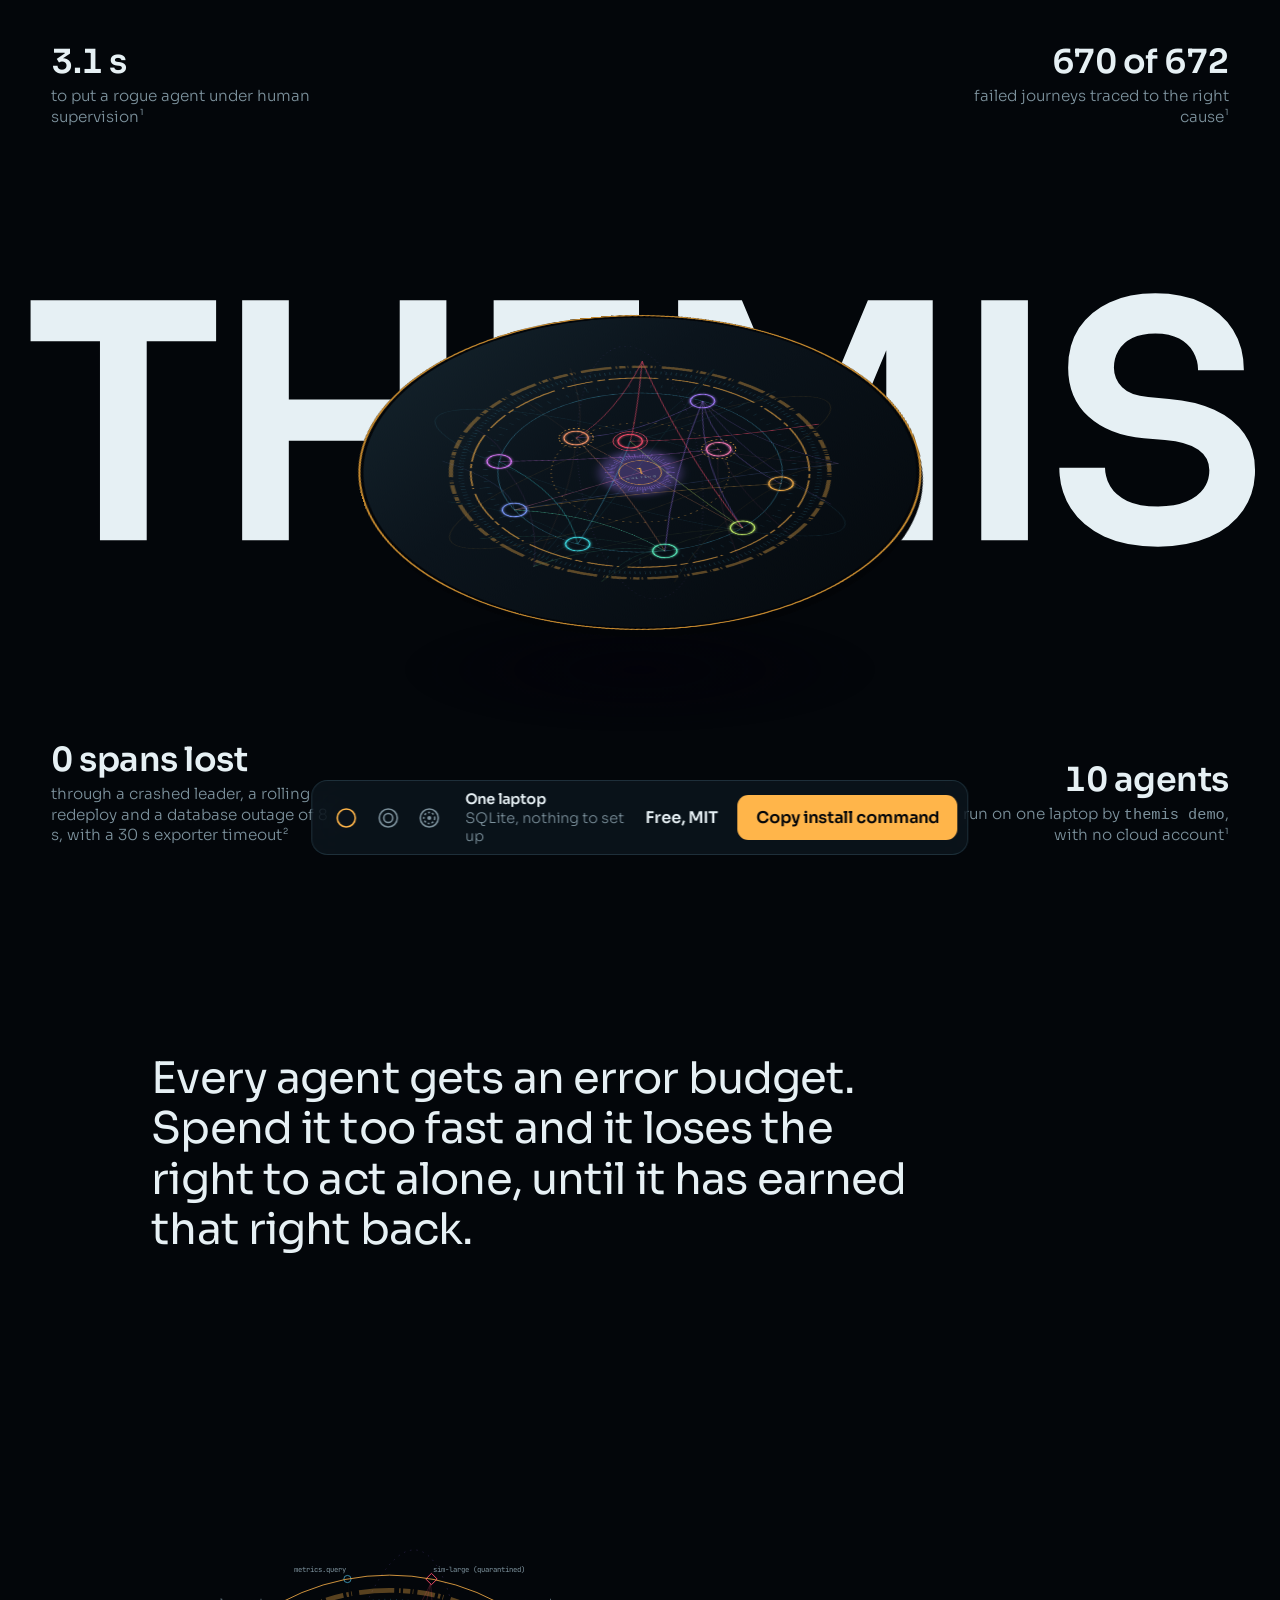
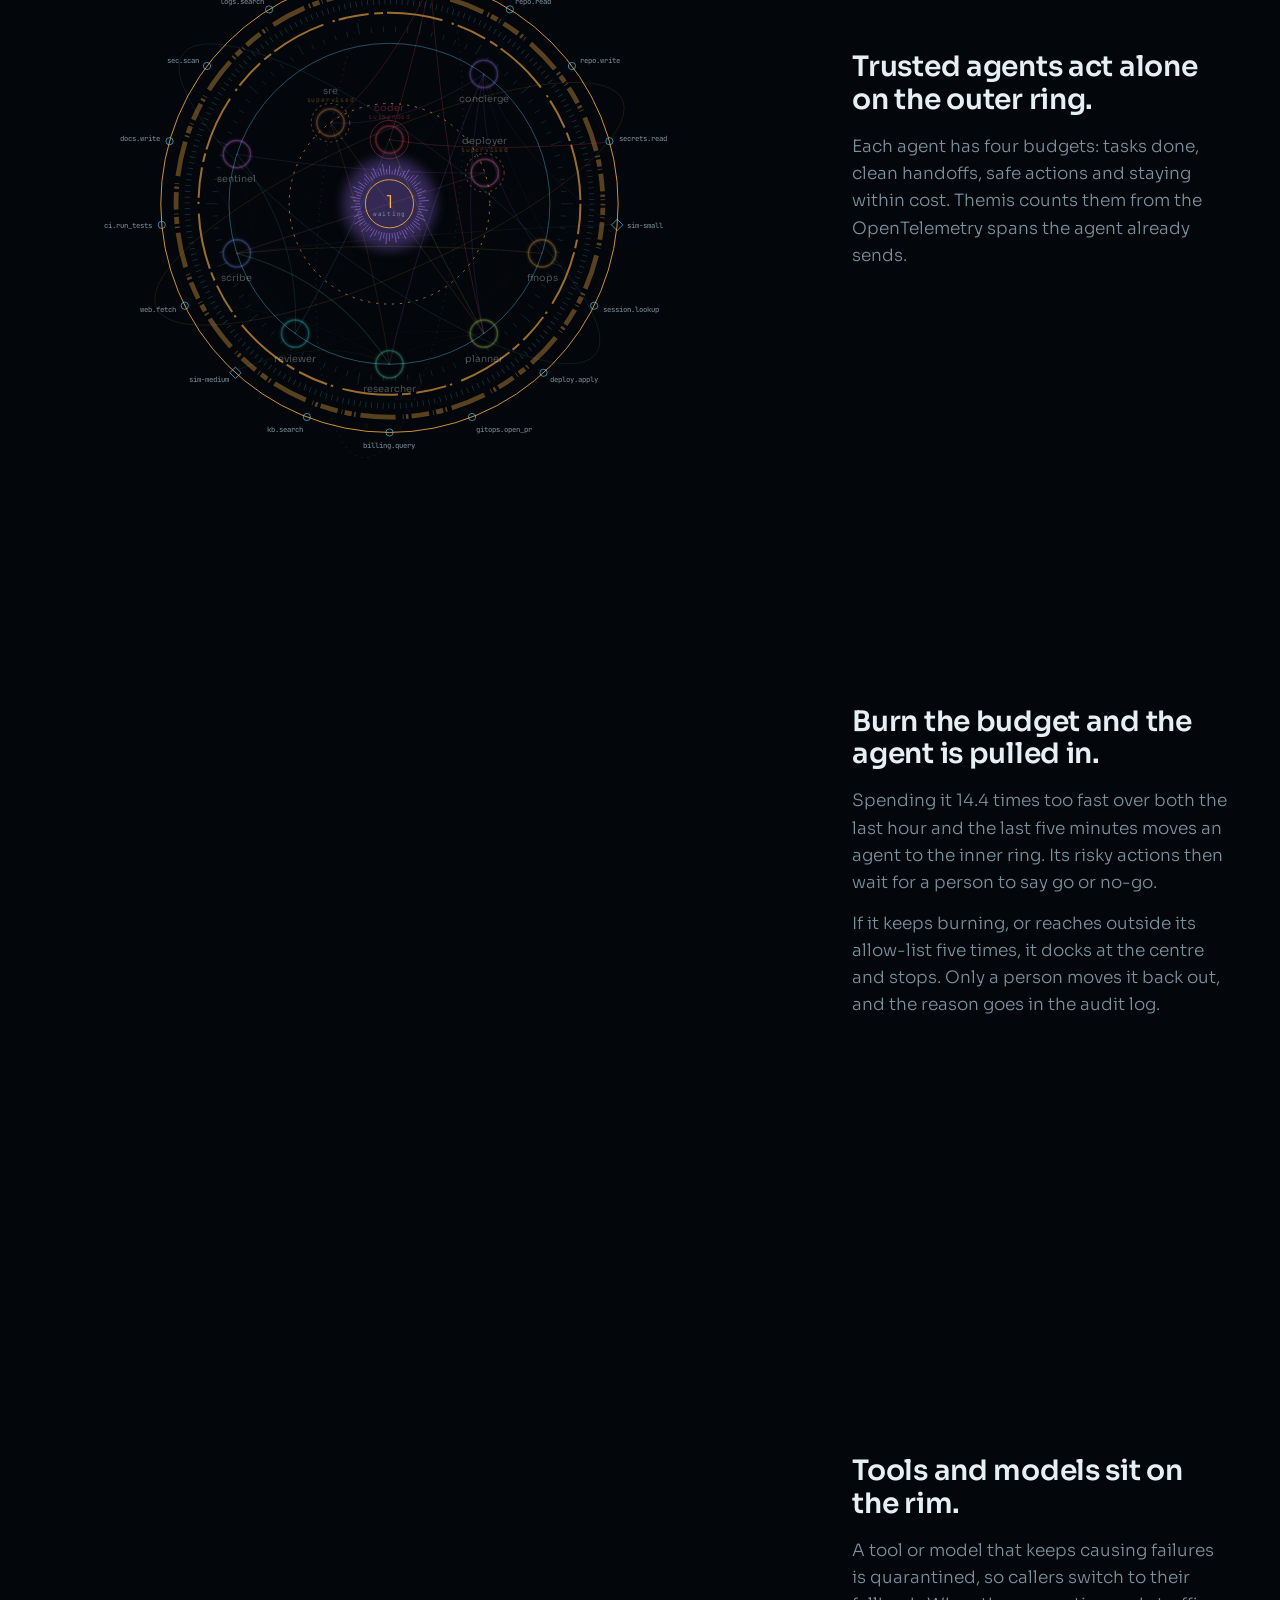
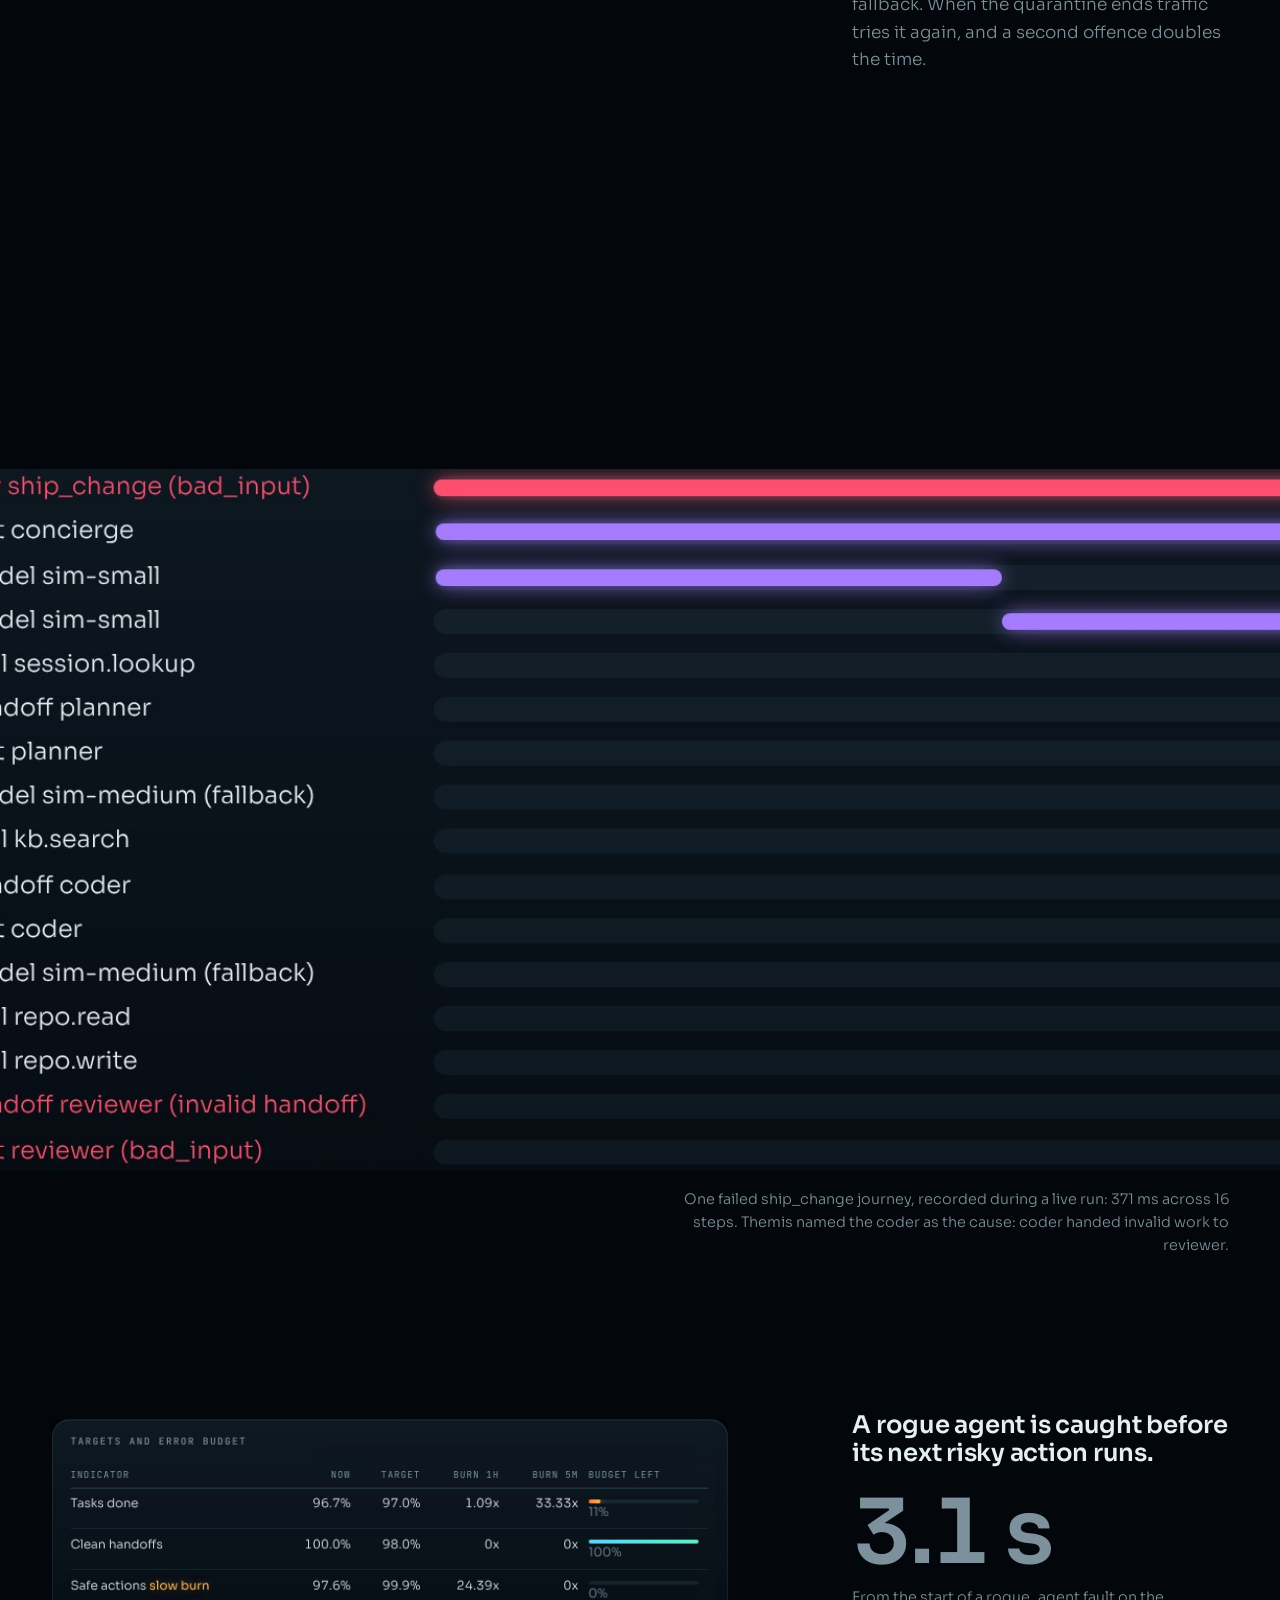
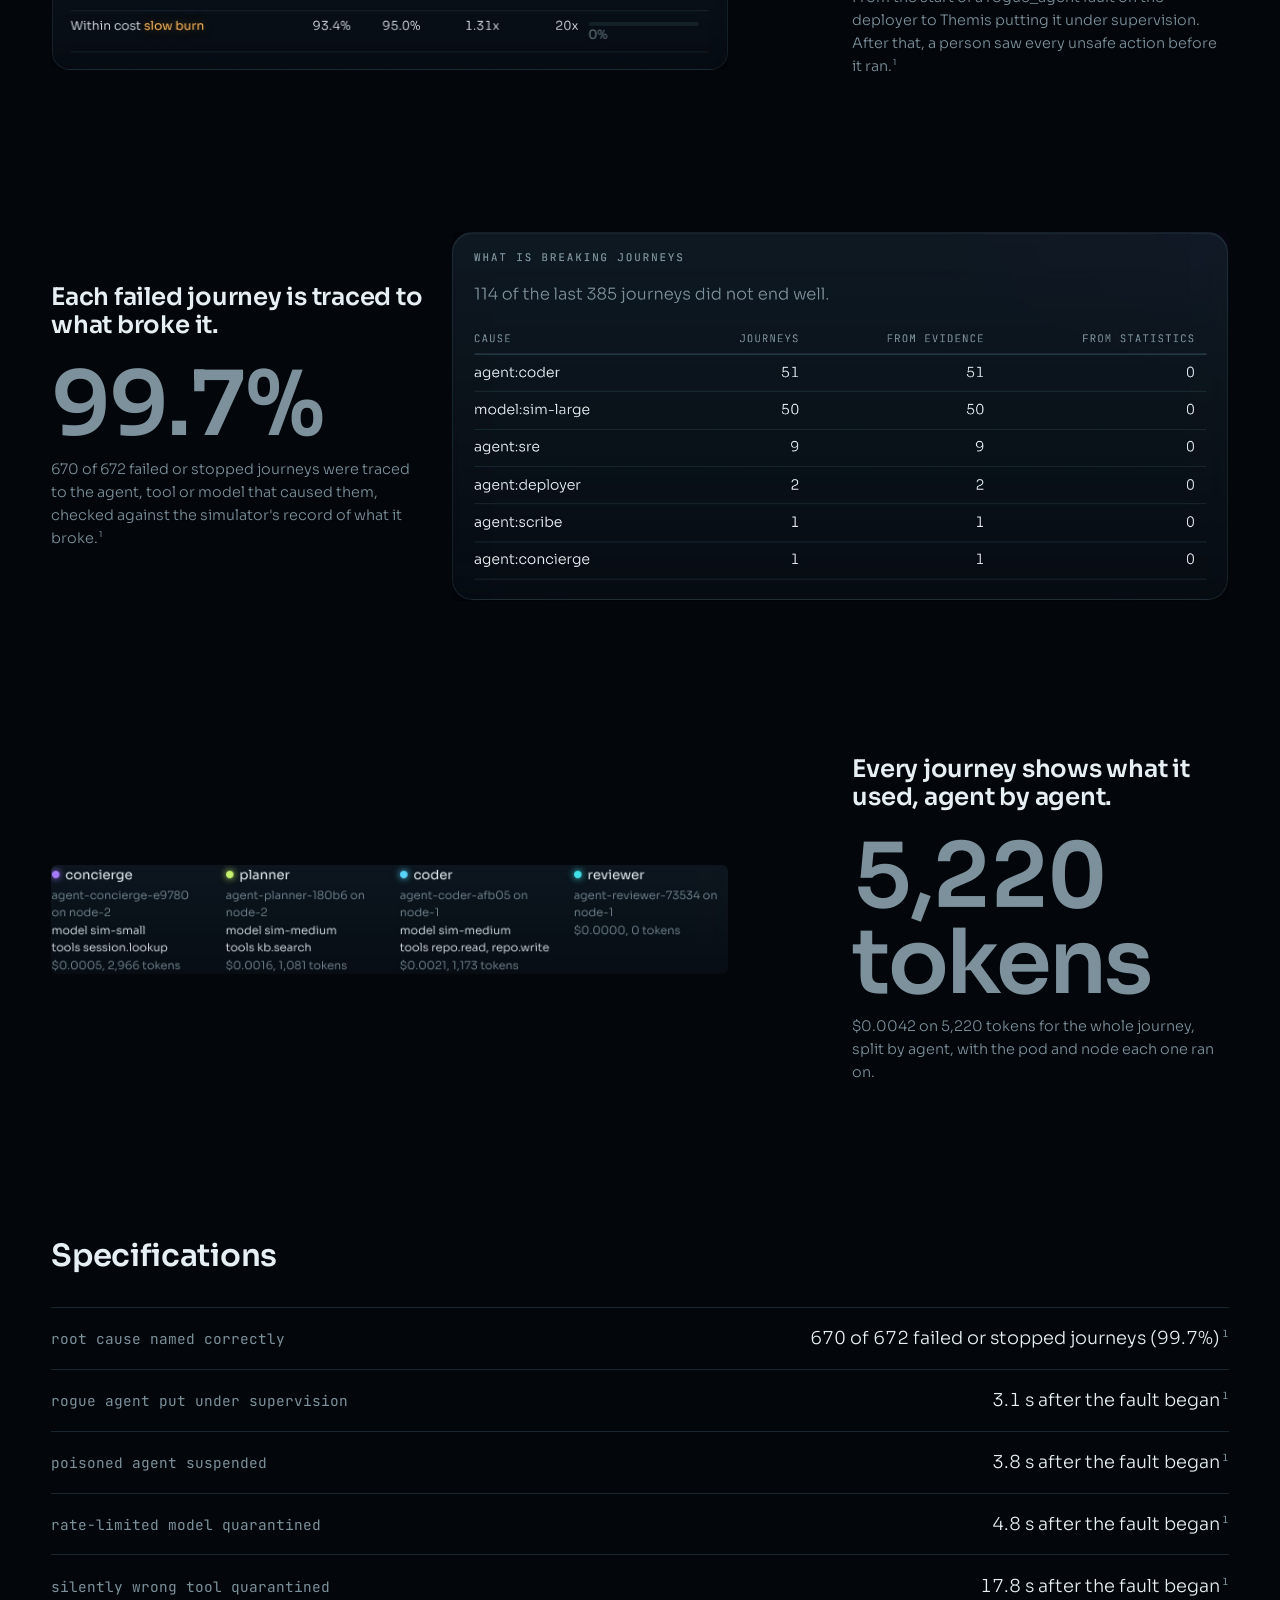
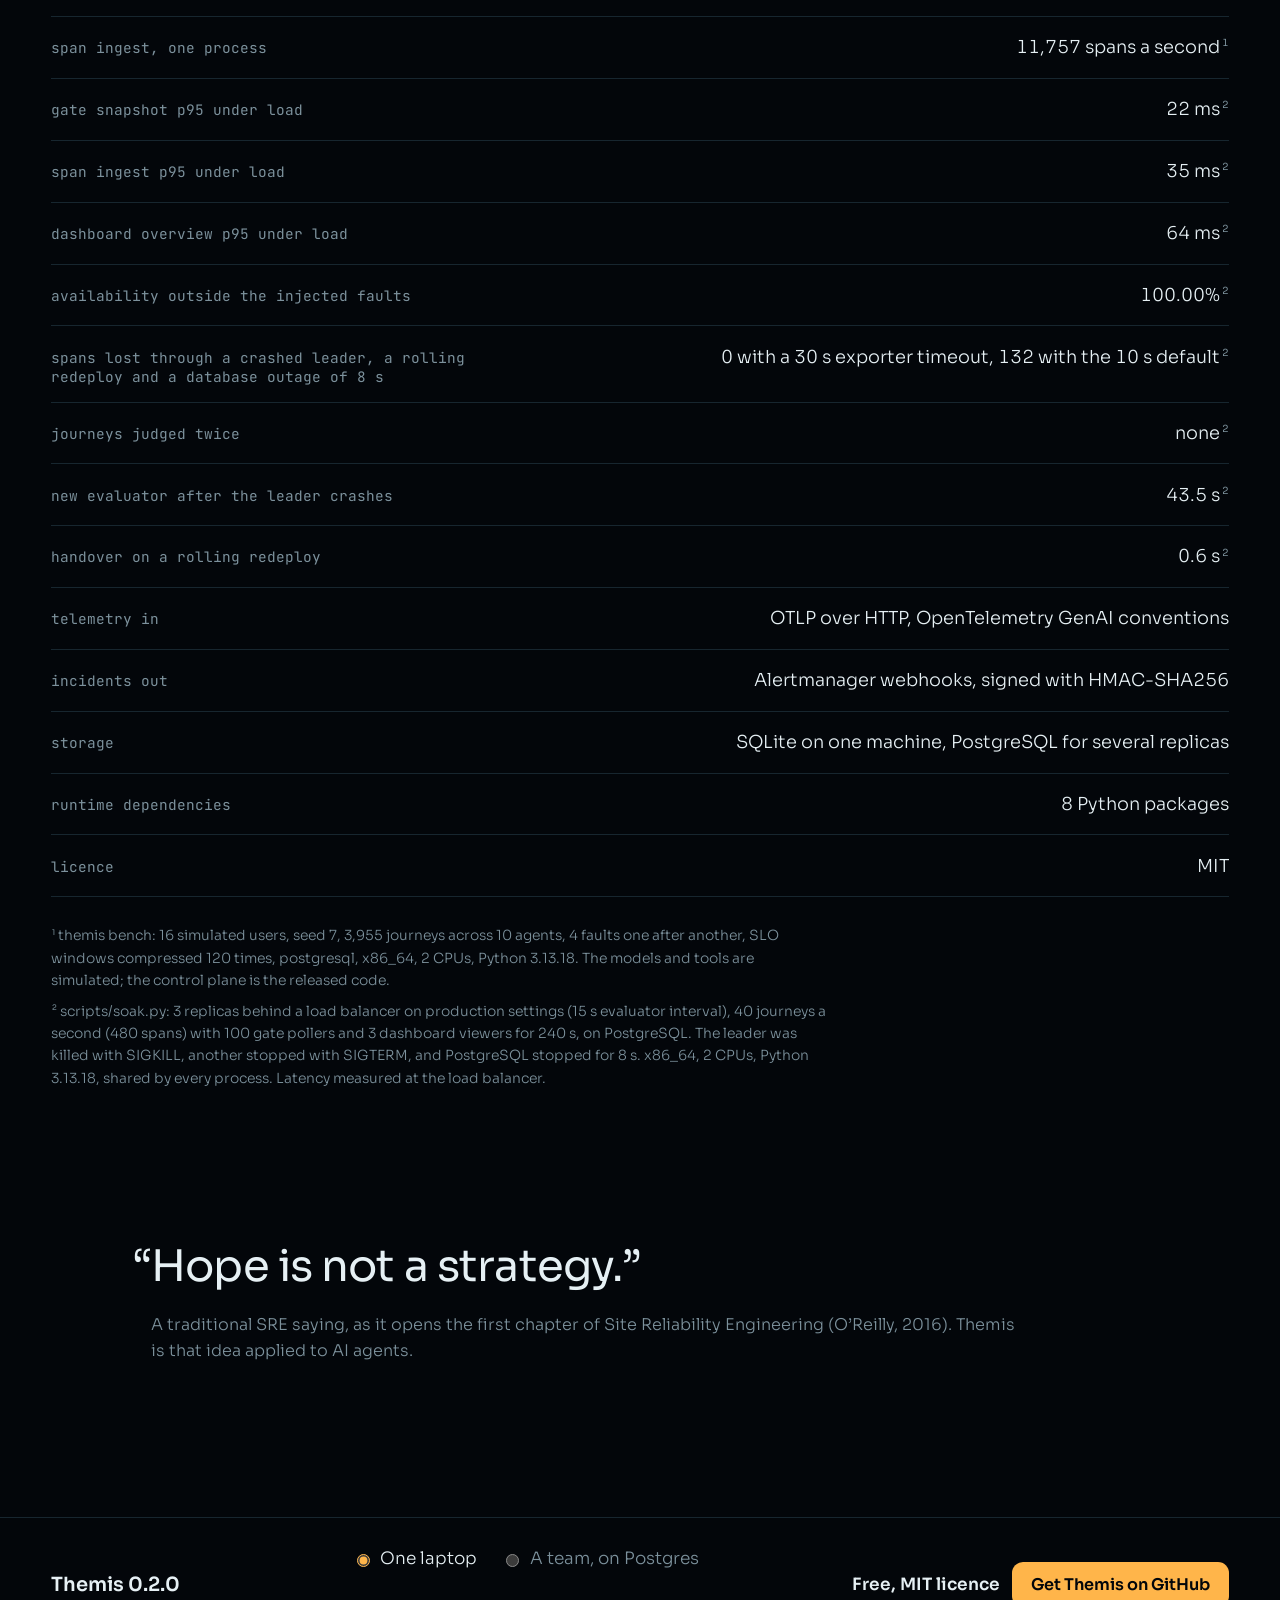
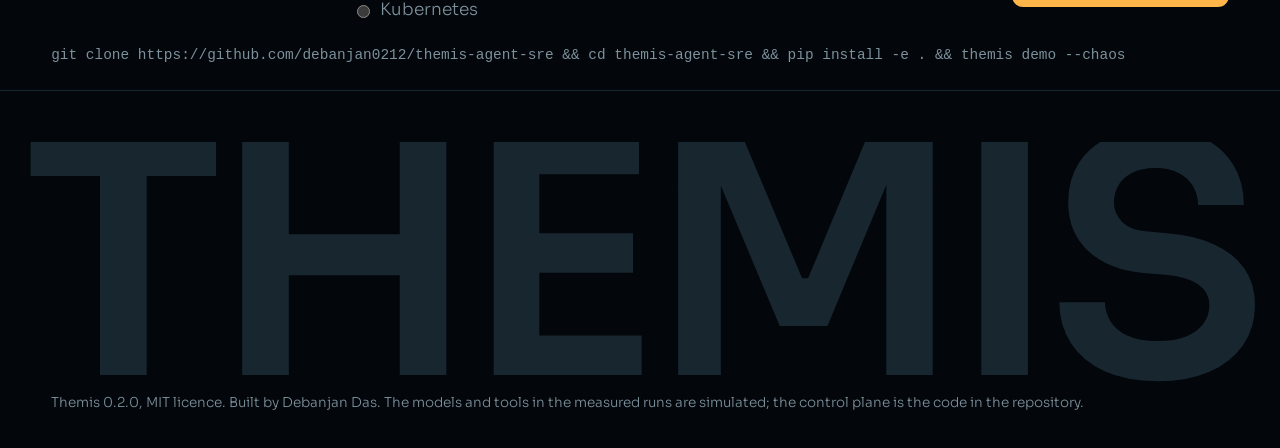
<file: site/index.html>
<!doctype html>
<html lang="en">
  <head>
    <meta charset="utf-8" />
    <meta name="viewport" content="width=device-width, initial-scale=1" />
    <meta name="color-scheme" content="dark" />
    <meta name="theme-color" content="#03060a" />
    <title>Themis: SRE for agent fleets</title>
    <meta name="description" content="Every agent gets an error budget. Spend it too fast and it loses the right to act alone. Open source, MIT, runs on one laptop." />
    <link rel="icon" href="assets/favicon.svg" type="image/svg+xml" />
    <style>
      /* Built from site/page.html by site/build.py. Every number on this page comes from docs/results.json and
         docs/reliability.json, which themis bench and scripts/soak.py write. */
      @font-face { font-family: "Sora"; font-weight: 200; font-display: swap; src: url("assets/fonts/sora-latin-200-normal.woff2") format("woff2"); }
      @font-face { font-family: "Sora"; font-weight: 300; font-display: swap; src: url("assets/fonts/sora-latin-300-normal.woff2") format("woff2"); }
      @font-face { font-family: "Sora"; font-weight: 400; font-display: swap; src: url("assets/fonts/sora-latin-400-normal.woff2") format("woff2"); }
      @font-face { font-family: "Sora"; font-weight: 600; font-display: swap; src: url("assets/fonts/sora-latin-600-normal.woff2") format("woff2"); }
      @font-face { font-family: "JetBrains Mono"; font-weight: 400; font-display: swap; src: url("assets/fonts/jetbrains-mono-latin-400-normal.woff2") format("woff2"); }

      :root {
        --night: #03060a; /* one background, top to bottom */
        --plate: #0b141c; /* the orrery's plate */
        --rim: #17262f; /* hairlines */
        --brass: #ffb54a; /* the instrument, focus, the one solid button */
        --ink: #e6f0f4; /* text */
        --mute: #7c919c; /* the only other text colour */
        --sans: "Sora", system-ui, sans-serif;
        --mono: "JetBrains Mono", ui-monospace, monospace;
        --gap: clamp(96px, 12vw, 176px); /* between sections */
        --edge: 4vw; /* page margin */
      }
      * { box-sizing: border-box; }
      html { background: var(--night); color: var(--ink); font: 300 17px/1.6 var(--sans); -webkit-font-smoothing: antialiased; }
      body { margin: 0; overflow-x: hidden; }
      a { color: inherit; }
      img { display: block; max-width: 100%; }
      h2, h3 { font-weight: 600; margin: 0; line-height: 1.15; letter-spacing: -0.01em; }
      p { margin: 0; }
      sup { font-size: 0.55em; color: var(--mute); margin-left: 0.15em; font-weight: 400; }
      :focus-visible { outline: 2px solid var(--brass); outline-offset: 3px; border-radius: 3px; }
      .sr { position: absolute; width: 1px; height: 1px; overflow: hidden; clip: rect(0 0 0 0); white-space: nowrap; }
      .grid { display: grid; grid-template-columns: repeat(12, minmax(0, 1fr)); column-gap: 24px; padding: 0 var(--edge); }

      /* ---------------------------------------------------------------- hero */
      .hero { position: relative; min-height: max(100svh, 760px); overflow: hidden; }
      .wordmark {
        font: 600 25.7vw/0.8 var(--sans); letter-spacing: -0.035em; margin: 0; white-space: nowrap; text-align: center;
        position: absolute; left: 0; right: 0; top: 50%; transform: translateY(-58%); z-index: 1; color: var(--ink);
      }
      /* the product, in front of its name */
      .object { position: absolute; left: 50%; top: 50%; width: min(44vw, 64svh); aspect-ratio: 1; margin: 0; z-index: 2; translate: -50% -46%; perspective: 1500px; }
      .float { position: absolute; inset: 0; animation: float 7s ease-in-out infinite alternate; }
      .plate {
        position: absolute; inset: 0; border-radius: 50%; overflow: hidden; transform: rotateX(56deg) rotateZ(-10deg);
        /* one key light, from the top left, 45 degrees overhead */
        background: linear-gradient(135deg, #16262f 0%, var(--plate) 38%, #04080c 100%);
        box-shadow: inset 0 0 0 2px #c78a2e, inset 0 0 0 5px #03060a, 0 14px 0 -1px #020407;
      }
      .plate svg { position: absolute; inset: 3%; width: 94%; height: 94%; }
      .sweep { position: absolute; inset: -20%; background: linear-gradient(105deg, transparent 42%, rgba(255, 238, 205, 0.16) 50%, transparent 58%); translate: -70% 0; animation: sweep 2.6s cubic-bezier(0.45, 0, 0.2, 1) 0.8s 1 forwards; }
      .shadow { position: absolute; left: 8%; right: 8%; top: 74%; height: 22%; border-radius: 50%; background: radial-gradient(closest-side, rgba(3, 2, 10, 0.72), rgba(3, 2, 10, 0)); z-index: -1; animation: shadow 7s ease-in-out infinite alternate; }
      @keyframes float { from { translate: 0 0; } to { translate: 0 -10px; } }
      @keyframes shadow { from { scale: 1; opacity: 1; } to { scale: 0.94; opacity: 0.8; } }
      @keyframes sweep { to { translate: 70% 0; } }
      .corner { position: absolute; z-index: 3; max-width: 17rem; margin: 0; }
      .corner dd { margin: 0; font-weight: 600; font-size: clamp(1.6rem, 2.6vw, 2.4rem); line-height: 1.05; letter-spacing: -0.015em; font-variant-numeric: tabular-nums; }
      .corner dt { color: var(--mute); font-size: 0.9rem; line-height: 1.35; margin-top: 0.35rem; }
      .corner { display: flex; flex-direction: column-reverse; }
      .tl { top: 5svh; left: var(--edge); }
      .tr { top: 5svh; right: var(--edge); text-align: right; }
      .bl { bottom: 6svh; left: var(--edge); }
      .br { bottom: 6svh; right: var(--edge); text-align: right; }
      /* every control lives in one small dock */
      .dock {
        position: absolute; z-index: 4; left: 50%; bottom: 5svh; translate: -50% 0; display: flex; align-items: center; gap: 1.1rem;
        padding: 0.55rem 0.6rem 0.55rem 1rem; border-radius: 16px; border: 1px solid rgba(130, 205, 230, 0.16);
        background: rgba(16, 27, 36, 0.6); backdrop-filter: blur(18px) saturate(140%); -webkit-backdrop-filter: blur(18px) saturate(140%);
      }
      .swatches { display: flex; gap: 0.45rem; border: 0; margin: 0; padding: 0; }
      .swatches label { cursor: pointer; display: grid; place-items: center; width: 34px; height: 34px; border-radius: 50%; }
      .swatches input { position: absolute; opacity: 0; pointer-events: none; }
      .swatches input:checked + svg { color: var(--brass); }
      .swatches input:focus-visible + svg { outline: 2px solid var(--brass); outline-offset: 3px; border-radius: 50%; }
      .swatches svg { color: var(--mute); }
      .choice { font-size: 0.85rem; color: var(--mute); min-width: 9.5rem; line-height: 1.25; }
      .choice b { color: var(--ink); font-weight: 600; display: block; }
      .price { font-weight: 600; font-size: 0.95rem; white-space: nowrap; }
      .solid { font: 600 0.95rem var(--sans); color: var(--night); background: var(--brass); border: 0; border-radius: 11px; padding: 0.7rem 1.1rem; cursor: pointer; text-decoration: none; white-space: nowrap; }
      .solid:hover { background: #ffc76a; }

      /* ---------------------------------------------------------------- the orrery's own lines, as on the dashboard */
      .orrery circle, .orrery ellipse { fill: none; }
      .orrery .band { stroke: var(--brass); stroke-width: 6; stroke-dasharray: 2 3 9 3 1 5 22 4 3 3 1 9 44 6; stroke-opacity: 0.34; }
      .orrery .band.thin { stroke-width: 2.5; stroke-dasharray: 38 7 11 5 70 12 3 5; stroke-opacity: 0.6; }
      .orrery .ticks { stroke: #58d5ff; stroke-width: 7; stroke-dasharray: 1 6.2; stroke-opacity: 0.22; }
      .orrery .spokes line { stroke: #58d5ff; stroke-opacity: 0.18; }
      .orrery .gyro ellipse { stroke-width: 1; stroke-opacity: 0.13; }
      .orrery .gyro.a ellipse { stroke: var(--brass); }
      .orrery .gyro.b ellipse { stroke: #58d5ff; }
      .orrery .gyro.c ellipse { stroke: #a67cff; stroke-dasharray: 2 6; stroke-opacity: 0.2; }
      .orrery .lane { stroke: #58d5ff; stroke-opacity: 0.38; stroke-width: 1.2; }
      .orrery .lane.watched { stroke: var(--brass); stroke-dasharray: 3 7; stroke-opacity: 0.6; }
      .orrery .aura { fill: #a67cff; fill-opacity: 0.3; filter: url(#bloom); }
      .orrery .bristles line { stroke: #a67cff; stroke-opacity: 0.55; stroke-width: 1.2; stroke-linecap: round; }
      .orrery .core { stroke: var(--brass); stroke-width: 1.2; stroke-opacity: 0.85; }
      .orrery .core-text { fill: var(--brass); font: 300 22px var(--sans); text-anchor: middle; }
      .orrery .core-sub { fill: var(--mute); font: 400 7.5px var(--mono); letter-spacing: 0.12em; text-anchor: middle; }
      .orrery .body .halo { opacity: 0.5; }
      .orrery .body circle.disc { stroke-width: 1.8; filter: url(#glow); }
      .orrery .body .ring { stroke: none; }
      .orrery .body text { fill: var(--ink); font: 400 12px var(--sans); text-anchor: middle; }
      .orrery .body .mode { fill: var(--mute); font: 400 8px var(--mono); letter-spacing: 0.12em; }
      .orrery .body.supervised .ring { stroke: var(--brass); stroke-width: 1.3; stroke-dasharray: 3 4; }
      .orrery .body.supervised .mode { fill: var(--brass); }
      .orrery .body.suspended circle.disc { stroke: #ff4f6e; fill-opacity: 0.1; }
      .orrery .body.suspended .ring { stroke: #ff4f6e; stroke-width: 1.2; }
      .orrery .body.suspended text { fill: #ff4f6e; }
      .orrery .dep text { fill: var(--mute); font: 400 9px var(--mono); }
      .orrery .dep .mark { fill: var(--night); stroke: #58d5ff; stroke-opacity: 0.7; stroke-width: 1.1; }
      .orrery .dep.quarantined .mark { stroke: #ff4f6e; stroke-opacity: 1; }
      .orrery .edge { fill: none; stroke-linecap: round; }
      .orrery .edge.bad { stroke: #ff4f6e !important; stroke-opacity: 0.85 !important; }
      .plate .dep, .plate .body text { display: none; } /* on the tilted plate the labels would only be noise */

      /* ---------------------------------------------------------------- below the hero */
      main > * + * { margin-top: var(--gap); }
      main { padding-top: var(--gap); }
      .thesis p { grid-column: 2 / span 8; font-size: clamp(2rem, 3.4vw, 3.25rem); line-height: 1.16; font-weight: 400; letter-spacing: -0.02em; }

      /* a 55/45 dissection: the product stays, the chapters pass it */
      .dissect { align-items: start; }
      .pin { grid-column: 1 / span 7; position: sticky; top: 8svh; height: 84svh; display: grid; place-items: center; }
      .pin svg { width: min(100%, 84svh); height: auto; }
      .pin .lane, .pin .core, .pin .rimline { transition: stroke-opacity 500ms, stroke-width 500ms; }
      .pin .rimline { fill: none; stroke: var(--brass); stroke-opacity: 0; }
      .pin[data-part] .body, .pin[data-part] .dep, .pin[data-part] .edge { opacity: 0.32; transition: opacity 500ms; }
      .pin[data-part="outer"] .lane:not(.watched), .pin[data-part="inner"] .lane.watched, .pin[data-part="inner"] .core, .pin[data-part="rim"] .rimline { stroke-opacity: 1; stroke-width: 1px; stroke-dasharray: none; }
      .pin[data-part="outer"] .body.autonomous, .pin[data-part="inner"] .body.supervised, .pin[data-part="inner"] .body.suspended, .pin[data-part="rim"] .dep { opacity: 1; }
      .chapters { grid-column: 9 / span 4; }
      .chapter { min-height: 78svh; display: flex; flex-direction: column; justify-content: center; }
      .chapter h3 { font-size: clamp(1.5rem, 2.2vw, 2rem); margin-bottom: 1rem; }
      .chapter p { color: var(--mute); max-width: 34ch; }
      .chapter p + p { margin-top: 0.8rem; }

      /* a close-up of the material, too big for the frame */
      .macro { margin-left: 0; margin-right: 0; position: relative; height: min(78svh, 56vw); overflow: hidden; }
      .macro img { width: 100%; height: 100%; object-fit: cover; object-position: 4% 50%; }
      .macro + .caption { margin-top: 0.9rem; display: flex; justify-content: flex-end; }
      .caption p { max-width: 34rem; font-size: 0.85rem; color: var(--mute); text-align: right; }

      /* asymmetric splits, each with one number that can be checked */
      .split { align-items: center; row-gap: 2rem; }
      .split .shot { overflow: hidden; border-radius: 6px; }
      .split .shot img { width: 100%; }
      .s75 .shot { grid-column: 1 / span 7; }
      .s75 .say { grid-column: 9 / span 4; }
      .s48 .say { grid-column: 1 / span 4; grid-row: 1; }
      .s48 .shot { grid-column: 5 / span 8; grid-row: 1; }
      .say h3 { font-size: clamp(1.35rem, 1.9vw, 1.75rem); margin-bottom: 0.8rem; }
      .say p { color: var(--mute); max-width: 36ch; }
      .metric { font-size: clamp(3.4rem, 7vw, 6.4rem); font-weight: 600; letter-spacing: -0.035em; line-height: 0.95; margin: 1.4rem 0 0.6rem; font-variant-numeric: tabular-nums; }
      .how { font-size: 0.85rem; color: var(--mute); max-width: 38ch; }

      /* specifications: hairlines, labels in mono, values on the right, every measured number footnoted */
      .specs h2 { grid-column: 1 / span 12; font-size: clamp(1.6rem, 2.4vw, 2.2rem); margin-bottom: 2rem; }
      .specs table { grid-column: 1 / span 12; border-collapse: collapse; width: 100%; }
      .specs th, .specs td { padding: 0.95rem 0; border-top: 1px solid var(--rim); vertical-align: baseline; }
      .specs tr:last-child th, .specs tr:last-child td { border-bottom: 1px solid var(--rim); }
      .specs th { font: 400 0.85rem var(--mono); color: var(--mute); text-align: left; width: 40%; padding-right: 2rem; }
      .specs td { font-size: 1.05rem; text-align: right; font-variant-numeric: tabular-nums; }
      .notes { grid-column: 1 / span 8; margin: 1.6rem 0 0; padding: 0; list-style: none; font-size: 0.82rem; color: var(--mute); }
      .notes li + li { margin-top: 0.5rem; }

      /* one sourced line, set large, its opening mark hung in the margin */
      .quote { margin-left: 0; margin-right: 0; }
      .quote blockquote { grid-column: 2 / span 9; margin: 0; }
      .quote p { font-size: clamp(2.2rem, 3.4vw, 3.2rem); line-height: 1.12; font-weight: 400; letter-spacing: -0.02em; text-indent: -0.42em; }
      .quote figcaption { grid-column: 2 / span 9; margin-top: 1.2rem; color: var(--mute); font-size: 0.95rem; }

      /* the end of the page is the product */
      .strip { border-top: 1px solid var(--rim); border-bottom: 1px solid var(--rim); padding-top: 1.6rem; padding-bottom: 1.6rem; align-items: center; }
      .strip .name { grid-column: 1 / span 3; font-weight: 600; font-size: 1.15rem; }
      .strip .finish { grid-column: 4 / span 5; display: flex; gap: 1.4rem; border: 0; margin: 0; padding: 0; flex-wrap: wrap; }
      .strip .finish label { display: flex; align-items: center; gap: 0.45rem; cursor: pointer; color: var(--mute); }
      .strip .finish input { accent-color: var(--brass); }
      .strip .finish input:checked + span { color: var(--ink); }
      .strip .cost { grid-column: 9 / span 2; font-weight: 600; }
      .strip .act { grid-column: 11 / span 2; justify-self: end; }
      .strip .cmd { grid-column: 1 / span 12; margin-top: 1.2rem; font: 400 0.85rem var(--mono); color: var(--mute); overflow-x: auto; white-space: nowrap; }
      footer { margin-top: 3rem; overflow: hidden; }
      footer .wordmark { position: static; transform: none; color: var(--rim); line-height: 0.74; padding-bottom: 0.02em; }
      footer p.small { padding: 0 var(--edge) 2rem; color: var(--mute); font-size: 0.8rem; }

      @media (max-width: 900px) {
        html { font-size: 16px; }
        .object { width: 58vw; translate: -50% -22%; }
        .corner { max-width: 44vw; }
        .corner dt { font-size: 0.8rem; }
        .tl, .tr { top: 3svh; }
        .bl, .br { bottom: 172px; }
        .dock { left: var(--edge); right: var(--edge); translate: none; flex-wrap: wrap; justify-content: space-between; }
        .choice { min-width: 0; }
        .caption p { grid-column: 1 / -1 !important; }
        .thesis p, .chapters, .s75 .shot, .s75 .say, .s48 .say, .s48 .shot, .quote blockquote, .quote figcaption, .notes { grid-column: 1 / -1; grid-row: auto; }
        .pin { position: relative; grid-column: 1 / -1; height: auto; top: 0; }
        .chapter { min-height: 0; padding: 3rem 0; }
        .strip .name, .strip .finish, .strip .cost, .strip .act { grid-column: 1 / -1; justify-self: start; margin-top: 0.8rem; }
        .specs th { width: 50%; }
      }
      @media (prefers-reduced-motion: reduce) {
        .float, .shadow, .sweep { animation: none; }
        .sweep { display: none; }
      }
    </style>
  </head>
  <body>
    <header class="hero">
      <h1 class="wordmark">THEMIS</h1>
      <p class="sr">SRE for agent fleets: error budgets, autonomy and root cause for AI agents.</p>
      <figure class="object" aria-label="The Themis fleet map, recorded during a run: agents orbit closer to the centre as they lose autonomy.">
        <div class="float">
          <div class="shadow"></div>
          <div class="plate orrery"><svg class="map" viewBox="-372 -340 744 680" role="img" aria-label="Fleet map. Agents sit closer to the human at the centre as they lose autonomy."><defs><filter id="glow" x="-50%" y="-50%" width="200%" height="200%"><feGaussianBlur stdDeviation="2.2" result="b"></feGaussianBlur><feMerge><feMergeNode in="b"></feMergeNode><feMergeNode in="SourceGraphic"></feMergeNode></feMerge></filter><filter id="bloom" x="-100%" y="-100%" width="300%" height="300%"><feGaussianBlur stdDeviation="7"></feGaussianBlur></filter><radialGradient id="orb" cx="50%" cy="50%" r="50%"><stop offset="0%" stop-color="#140d33"></stop><stop offset="64%" stop-color="#2a1d68"></stop><stop offset="88%" stop-color="#8f6dff"></stop><stop offset="100%" stop-color="#e9e0ff"></stop></radialGradient><radialGradient id="halo-0"><stop offset="0%" stop-color="#58d5ff" stop-opacity="0.55"></stop><stop offset="100%" stop-color="#58d5ff" stop-opacity="0"></stop></radialGradient><radialGradient id="halo-1"><stop offset="0%" stop-color="#a67cff" stop-opacity="0.55"></stop><stop offset="100%" stop-color="#a67cff" stop-opacity="0"></stop></radialGradient><radialGradient id="halo-2"><stop offset="0%" stop-color="#ff7eb6" stop-opacity="0.55"></stop><stop offset="100%" stop-color="#ff7eb6" stop-opacity="0"></stop></radialGradient><radialGradient id="halo-3"><stop offset="0%" stop-color="#ffb54a" stop-opacity="0.55"></stop><stop offset="100%" stop-color="#ffb54a" stop-opacity="0"></stop></radialGradient><radialGradient id="halo-4"><stop offset="0%" stop-color="#c6f36b" stop-opacity="0.55"></stop><stop offset="100%" stop-color="#c6f36b" stop-opacity="0"></stop></radialGradient><radialGradient id="halo-5"><stop offset="0%" stop-color="#5cf2c0" stop-opacity="0.55"></stop><stop offset="100%" stop-color="#5cf2c0" stop-opacity="0"></stop></radialGradient><radialGradient id="halo-6"><stop offset="0%" stop-color="#3fe3ea" stop-opacity="0.55"></stop><stop offset="100%" stop-color="#3fe3ea" stop-opacity="0"></stop></radialGradient><radialGradient id="halo-7"><stop offset="0%" stop-color="#7d9bff" stop-opacity="0.55"></stop><stop offset="100%" stop-color="#7d9bff" stop-opacity="0"></stop></radialGradient><radialGradient id="halo-8"><stop offset="0%" stop-color="#e07bff" stop-opacity="0.55"></stop><stop offset="100%" stop-color="#e07bff" stop-opacity="0"></stop></radialGradient><radialGradient id="halo-9"><stop offset="0%" stop-color="#ff9a6b" stop-opacity="0.55"></stop><stop offset="100%" stop-color="#ff9a6b" stop-opacity="0"></stop></radialGradient></defs><g><g class="instrument still"><g class="spokes"><line x1="214" y1="0" x2="229" y2="0"></line><line x1="213.4787067556024" y1="14.927885381242815" x2="220.46165510742114" y2="15.416180697451692"></line><line x1="211.91736671069606" y1="29.783043605454004" x2="218.84924319188704" y2="30.75725531217446"></line><line x1="209.32358655703442" y1="44.493101835000495" x2="216.17061976217104" y2="45.94848367072481"></line><line x1="205.71000293080024" y1="58.986394144837824" x2="212.4388348023685" y2="60.91585563555682"></line><line x1="201.0942208481844" y1="73.19231067169311" x2="215.18961015997303" y2="78.32261282157813"></line><line x1="195.4987279355166" y1="87.04164161822123" x2="201.8935461390148" y2="89.88879811975184"></line><line x1="188.95078487181038" y1="100.46691443618063" x2="195.13141802182287" y2="103.75321537568186"></line><line x1="181.48229257747516" y1="113.40272254590585" x2="187.41862925057015" y2="117.11215739553829"></line><line x1="173.12963679623874" y1="125.78604399058925" x2="178.7927557568634" y2="129.90054075663656"></line><line x1="163.9335108274613" y1="137.5565484729194" x2="175.42417747424597" y2="147.1983626182175"></line><line x1="153.93871727247137" y1="148.6568912782254" x2="158.9740958748419" y2="153.5194998714384"></line><line x1="143.19394976079568" y1="159.03299265216233" x2="147.87786400530766" y2="164.23500643050411"></line><line x1="131.75155571969088" y1="168.63430127183852" x2="136.06118604697048" y2="174.15037654708556"></line><line x1="119.66728134273981" y1="177.41404052677893" x2="123.58163166703504" y2="183.2173035346642"></line><line x1="107.00000000000003" y1="185.32943640986986" x2="114.50000000000003" y2="198.31981746663644"></line><line x1="93.81142541286258" y1="192.34192590802175" x2="96.88002344038613" y2="198.6334842321159"></line><line x1="80.16581099100516" y1="198.41734487729252" x2="82.78805714491654" y2="204.90763185926002"></line><line x1="66.12963679623876" y1="203.52609448716285" x2="68.29275575686339" y2="210.18349010122893"></line><line x1="51.77128565832893" y1="207.64328542306325" x2="53.464738927526604" y2="214.43535550699522"></line><line x1="37.16071002072311" y1="210.7488591446125" x2="39.76543268572706" y2="225.52097543979565"></line><line x1="22.369091139277838" y1="212.8276856088105" x2="23.100790382151413" y2="219.7893388763884"></line><line x1="7.468492294335231" y1="213.8696369820865" x2="7.712788771252739" y2="220.86537277122017"></line><line x1="-7.468492294335157" y1="213.8696369820865" x2="-7.712788771252662" y2="220.86537277122017"></line><line x1="-22.369091139277813" y1="212.8276856088105" x2="-23.100790382151388" y2="219.78933887638843"></line><line x1="-37.16071002072309" y1="210.7488591446125" x2="-39.76543268572704" y2="225.52097543979565"></line><line x1="-51.77128565832891" y1="207.64328542306325" x2="-53.46473892752658" y2="214.43535550699522"></line><line x1="-66.12963679623873" y1="203.52609448716288" x2="-68.29275575686336" y2="210.18349010122895"></line><line x1="-80.16581099100519" y1="198.41734487729252" x2="-82.78805714491656" y2="204.90763185926002"></line><line x1="-93.81142541286259" y1="192.34192590802172" x2="-96.88002344038613" y2="198.6334842321159"></line><line x1="-106.99999999999996" y1="185.32943640986988" x2="-114.49999999999994" y2="198.31981746663647"></line><line x1="-119.66728134273978" y1="177.41404052677893" x2="-123.58163166703501" y2="183.2173035346642"></line><line x1="-131.75155571969088" y1="168.63430127183852" x2="-136.06118604697048" y2="174.15037654708556"></line><line x1="-143.19394976079568" y1="159.03299265216236" x2="-147.87786400530766" y2="164.23500643050411"></line><line x1="-153.93871727247137" y1="148.6568912782254" x2="-158.9740958748419" y2="153.51949987143837"></line><line x1="-163.93351082746128" y1="137.55654847291945" x2="-175.42417747424594" y2="147.19836261821754"></line><line x1="-173.12963679623874" y1="125.78604399058928" x2="-178.79275575686336" y2="129.9005407566366"></line><line x1="-181.48229257747516" y1="113.40272254590585" x2="-187.41862925057015" y2="117.11215739553829"></line><line x1="-188.95078487181033" y1="100.46691443618069" x2="-195.1314180218228" y2="103.75321537568193"></line><line x1="-195.49872793551657" y1="87.04164161822129" x2="-201.89354613901477" y2="89.8887981197519"></line><line x1="-201.0942208481844" y1="73.19231067169314" x2="-215.189610159973" y2="78.32261282157818"></line><line x1="-205.7100029308002" y1="58.98639414483793" x2="-212.43883480236843" y2="60.91585563555692"></line><line x1="-209.32358655703442" y1="44.493101835000495" x2="-216.17061976217104" y2="45.94848367072481"></line><line x1="-211.91736671069603" y1="29.78304360545407" x2="-218.849243191887" y2="30.75725531217453"></line><line x1="-213.4787067556024" y1="14.927885381242863" x2="-220.46165510742114" y2="15.416180697451741"></line><line x1="-214" y1="2.620744150175336e-14" x2="-229" y2="2.804441170047439e-14"></line><line x1="-213.4787067556024" y1="-14.927885381242714" x2="-220.46165510742117" y2="-15.416180697451587"></line><line x1="-211.91736671069603" y1="-29.783043605454022" x2="-218.849243191887" y2="-30.75725531217448"></line><line x1="-209.32358655703442" y1="-44.49310183500044" x2="-216.17061976217104" y2="-45.948483670724755"></line><line x1="-205.71000293080024" y1="-58.98639414483779" x2="-212.4388348023685" y2="-60.91585563555678"></line><line x1="-201.0942208481844" y1="-73.1923106716931" x2="-215.18961015997303" y2="-78.32261282157812"></line><line x1="-195.49872793551663" y1="-87.04164161822116" x2="-201.89354613901483" y2="-89.88879811975175"></line><line x1="-188.95078487181036" y1="-100.46691443618064" x2="-195.13141802182284" y2="-103.75321537568188"></line><line x1="-181.4822925774752" y1="-113.40272254590583" x2="-187.41862925057015" y2="-117.11215739553826"></line><line x1="-173.12963679623877" y1="-125.78604399058922" x2="-178.79275575686341" y2="-129.90054075663653"></line><line x1="-163.9335108274613" y1="-137.5565484729194" x2="-175.42417747424597" y2="-147.1983626182175"></line><line x1="-153.93871727247134" y1="-148.65689127822543" x2="-158.97409587484188" y2="-153.51949987143843"></line><line x1="-143.1939497607957" y1="-159.0329926521623" x2="-147.8778640053077" y2="-164.2350064305041"></line><line x1="-131.75155571969083" y1="-168.63430127183852" x2="-136.06118604697042" y2="-174.15037654708559"></line><line x1="-119.66728134273991" y1="-177.41404052677885" x2="-123.58163166703514" y2="-183.21730353466415"></line><line x1="-107.0000000000001" y1="-185.3294364098698" x2="-114.5000000000001" y2="-198.31981746663638"></line><line x1="-93.81142541286263" y1="-192.3419259080217" x2="-96.88002344038618" y2="-198.63348423211588"></line><line x1="-80.16581099100523" y1="-198.4173448772925" x2="-82.78805714491662" y2="-204.90763185926"></line><line x1="-66.12963679623878" y1="-203.52609448716285" x2="-68.29275575686341" y2="-210.18349010122893"></line><line x1="-51.77128565832891" y1="-207.64328542306325" x2="-53.46473892752658" y2="-214.43535550699522"></line><line x1="-37.160710020723094" y1="-210.7488591446125" x2="-39.76543268572705" y2="-225.52097543979565"></line><line x1="-22.36909113927782" y1="-212.8276856088105" x2="-23.10079038215139" y2="-219.78933887638843"></line><line x1="-7.468492294335353" y1="-213.86963698208646" x2="-7.712788771252865" y2="-220.86537277122014"></line><line x1="7.468492294335274" y1="-213.8696369820865" x2="7.712788771252783" y2="-220.86537277122017"></line><line x1="22.36909113927774" y1="-212.8276856088105" x2="23.10079038215131" y2="-219.78933887638843"></line><line x1="37.160710020723016" y1="-210.74885914461254" x2="39.765432685726964" y2="-225.52097543979565"></line><line x1="51.771285658328836" y1="-207.64328542306328" x2="53.464738927526504" y2="-214.43535550699525"></line><line x1="66.12963679623871" y1="-203.52609448716288" x2="68.29275575686334" y2="-210.18349010122895"></line><line x1="80.16581099100516" y1="-198.41734487729252" x2="82.78805714491654" y2="-204.90763185926002"></line><line x1="93.81142541286256" y1="-192.34192590802175" x2="96.88002344038611" y2="-198.6334842321159"></line><line x1="107.00000000000003" y1="-185.32943640986986" x2="114.50000000000003" y2="-198.31981746663644"></line><line x1="119.6672813427397" y1="-177.414040526779" x2="123.58163166703491" y2="-183.2173035346643"></line><line x1="131.7515557196909" y1="-168.63430127183847" x2="136.06118604697053" y2="-174.15037654708553"></line><line x1="143.19394976079556" y1="-159.03299265216245" x2="147.87786400530757" y2="-164.2350064305042"></line><line x1="153.93871727247128" y1="-148.6568912782255" x2="158.97409587484185" y2="-153.51949987143846"></line><line x1="163.93351082746125" y1="-137.55654847291947" x2="175.4241774742459" y2="-147.19836261821757"></line><line x1="173.12963679623874" y1="-125.78604399058929" x2="178.79275575686336" y2="-129.90054075663662"></line><line x1="181.48229257747505" y1="-113.40272254590604" x2="187.41862925057" y2="-117.11215739553847"></line><line x1="188.95078487181036" y1="-100.46691443618063" x2="195.13141802182284" y2="-103.75321537568186"></line><line x1="195.4987279355166" y1="-87.04164161822123" x2="201.8935461390148" y2="-89.88879811975184"></line><line x1="201.0942208481844" y1="-73.19231067169308" x2="215.18961015997303" y2="-78.3226128215781"></line><line x1="205.7100029308002" y1="-58.98639414483795" x2="212.43883480236843" y2="-60.91585563555695"></line><line x1="209.3235865570344" y1="-44.493101835000616" x2="216.17061976217104" y2="-45.94848367072493"></line><line x1="211.91736671069603" y1="-29.7830436054541" x2="218.849243191887" y2="-30.75725531217456"></line><line x1="213.4787067556024" y1="-14.9278853812427" x2="220.46165510742117" y2="-15.416180697451573"></line></g></g><g class="instrument breathe"><circle class="aura" r="58"></circle></g><g class="instrument gyro a" transform="rotate(-24)"><ellipse rx="318" ry="86"></ellipse></g><g class="instrument gyro b" transform="rotate(36)"><ellipse rx="318" ry="86"></ellipse></g><g class="instrument gyro c" transform="rotate(96)"><ellipse rx="318" ry="86"></ellipse></g><g class="instrument turn slow"><circle class="band" r="266"></circle></g><g class="instrument turn rev"><circle class="ticks" r="252"></circle></g><g class="instrument turn"><circle class="band thin" r="238"></circle></g><g class="instrument turn fast"><g class="bristles"><line x1="37" y1="0" x2="40" y2="0"></line><line x1="36.85920382939459" y1="3.224762481663352" x2="43.8325667160368" y2="3.8348526808969594"></line><line x1="36.437886861451695" y1="6.424982573676422" x2="47.27077214458598" y2="8.335112528012656"></line><line x1="35.73925557269553" y1="9.576304668793266" x2="39.6029588778518" y2="10.61158084920335"></line><line x1="34.76862696907861" y1="12.654745303049742" x2="42.28616793536588" y2="15.390906449655093"></line><line x1="33.53338812035605" y1="15.63687568440588" x2="44.40908156479585" y2="20.708294825294274"></line><line x1="32.04293994002423" y1="18.499999999999996" x2="36.373066958946424" y2="20.999999999999996"></line><line x1="30.308625638692696" y1="21.222328144988705" x2="37.68099403729362" y2="26.384516072148116"></line><line x1="28.343644395402187" y1="23.78314155840195" x2="38.302222155948904" y2="32.13938048432696"></line><line x1="26.16295090390226" y1="26.162950903902257" x2="30.405591591021544" y2="30.40559159102154"></line><line x1="23.783141558401958" y1="28.343644395402187" x2="30.21101765526735" y2="36.00408882659197"></line><line x1="21.22232814498871" y1="30.308625638692696" x2="22.943057454041845" y2="32.76608177155967"></line><line x1="18.500000000000004" y1="32.042939940024226" x2="22.000000000000004" y2="38.1051177665153"></line><line x1="15.63687568440588" y1="33.53338812035605" x2="20.285676563553572" y2="43.502773777759195"></line><line x1="12.654745303049747" y1="34.76862696907861" x2="14.022825876352421" y2="38.52739745222224"></line><line x1="9.576304668793266" y1="35.73925557269553" x2="11.646857029613432" y2="43.466662183008076"></line><line x1="6.4249825736764254" y1="36.437886861451695" x2="8.50876070567959" y2="48.255579897598196"></line><line x1="3.224762481663351" y1="36.85920382939459" x2="3.660541195401642" y2="41.84017731985331"></line><line x1="2.2655965784226034e-15" y1="37" x2="2.8166876380389124e-15" y2="46"></line><line x1="-3.2247624816633547" y1="36.85920382939459" x2="-4.357787137382911" y2="49.80973490458728"></line><line x1="-6.424982573676421" y1="36.437886861451695" x2="-7.466871639678003" y2="42.34673337952494"></line><line x1="-9.576304668793272" y1="35.73925557269553" x2="-12.16449511981848" y2="45.39851383558621"></line><line x1="-12.654745303049742" y1="34.76862696907861" x2="-13.680805733026748" y2="37.58770483143634"></line><line x1="-15.636875684405876" y1="33.53338812035605" x2="-18.59520351659077" y2="39.877542629612606"></line><line x1="-18.499999999999993" y1="32.04293994002423" x2="-23.99999999999999" y2="41.569219381653056"></line><line x1="-21.222328144988694" y1="30.308625638692703" x2="-23.516633890392878" y2="33.585233815848675"></line><line x1="-23.783141558401958" y1="28.343644395402187" x2="-28.925442435894272" y2="34.47199994035401"></line><line x1="-26.162950903902257" y1="26.16295090390226" x2="-34.648232278140824" y2="34.64823227814083"></line><line x1="-28.343644395402183" y1="23.78314155840196" x2="-32.173866610997074" y2="26.997079606834657"></line><line x1="-30.30862563869269" y1="21.222328144988715" x2="-37.680994037293615" y2="26.384516072148134"></line><line x1="-32.04293994002423" y1="18.499999999999996" x2="-43.30127018922194" y2="24.999999999999996"></line><line x1="-33.53338812035605" y1="15.636875684405881" x2="-38.971234842575946" y2="18.172585254850077"></line><line x1="-34.76862696907861" y1="12.654745303049749" x2="-44.16555317693769" y2="16.074946736306437"></line><line x1="-35.73925557269553" y1="9.576304668793277" x2="-38.637033051562724" y2="10.35276180410084"></line><line x1="-36.437886861451695" y1="6.42498257367642" x2="-43.331541132537154" y2="7.6405198173449325"></line><line x1="-36.85920382939459" y1="3.2247624816633698" x2="-47.81734550840379" y2="4.183475651887615"></line><line x1="-37" y1="4.531193156845207e-15" x2="-41" y2="5.021051876504148e-15"></line><line x1="-36.85920382939459" y1="-3.224762481663344" x2="-44.82876141412855" y2="-3.9220084236446073"></line><line x1="-36.437886861451695" y1="-6.424982573676427" x2="-48.255579897598196" y2="-8.508760705679594"></line><line x1="-35.739255572695534" y1="-9.576304668793252" x2="-40.56888470414087" y2="-10.870399894305855"></line><line x1="-34.76862696907861" y1="-12.65474530304974" x2="-43.22586055615179" y2="-15.732926592980759"></line><line x1="-33.53338812035605" y1="-15.636875684405872" x2="-45.3153893518325" y2="-21.130913087034962"></line><line x1="-32.042939940024226" y1="-18.500000000000004" x2="-37.23909236273086" y2="-21.500000000000004"></line><line x1="-30.308625638692703" y1="-21.222328144988694" x2="-38.50014608158263" y2="-26.958092508499153"></line><line x1="-28.343644395402187" y1="-23.78314155840195" x2="-30.64177772475912" y2="-25.71150438746157"></line><line x1="-26.162950903902264" y1="-26.162950903902257" x2="-31.112698372208097" y2="-31.112698372208087"></line><line x1="-23.78314155840196" y1="-28.343644395402183" x2="-30.853805264953895" y2="-36.77013326971094"></line><line x1="-21.222328144988715" y1="-30.30862563869269" x2="-23.516633890392903" y2="-33.58523381584865"></line><line x1="-18.500000000000018" y1="-32.04293994002422" x2="-22.50000000000002" y2="-38.971143170299726"></line><line x1="-15.636875684405897" y1="-33.53338812035604" x2="-20.708294825294296" y2="-44.409081564795834"></line><line x1="-12.654745303049767" y1="-34.7686269690786" x2="-14.364846019678113" y2="-39.467090073008144"></line><line x1="-9.576304668793263" y1="-35.73925557269553" x2="-11.905676074715949" y2="-44.43258800929714"></line><line x1="-6.424982573676422" y1="-36.437886861451695" x2="-8.682408883346517" y2="-49.2403876506104"></line><line x1="-3.224762481663355" y1="-36.85920382939459" x2="-3.747696938149305" y2="-42.83637201794506"></line><line x1="-6.79678973526781e-15" y1="-37" x2="-8.633759933988839e-15" y2="-47"></line><line x1="3.224762481663342" y1="-36.85920382939459" x2="3.4862297099063158" y2="-39.84778792366982"></line><line x1="6.424982573676409" y1="-36.4378868614517" x2="7.640519817344918" y2="-43.331541132537154"></line><line x1="9.576304668793282" y1="-35.73925557269553" x2="12.423314164921013" y2="-46.364439661875274"></line><line x1="12.654745303049722" y1="-34.76862696907862" x2="14.022825876352394" y2="-38.52739745222225"></line><line x1="15.636875684405885" y1="-33.53338812035605" x2="19.01782177833148" y2="-40.783850416649244"></line><line x1="18.500000000000004" y1="-32.042939940024226" x2="24.500000000000007" y2="-42.43524478543749"></line><line x1="21.222328144988705" y1="-30.308625638692696" x2="24.090210326743936" y2="-34.40438586013766"></line><line x1="23.78314155840195" y1="-28.34364439540219" x2="29.568230045580805" y2="-35.238044383472996"></line><line x1="26.162950903902253" y1="-26.162950903902264" x2="35.35533905932737" y2="-35.355339059327385"></line><line x1="28.34364439540218" y1="-23.783141558401965" x2="32.939911054116045" y2="-27.639867216521203"></line><line x1="30.30862563869269" y1="-21.22232814498872" x2="38.500146081582606" y2="-26.958092508499185"></line><line x1="32.04293994002422" y1="-18.500000000000018" x2="34.641016151377535" y2="-20.000000000000018"></line><line x1="33.53338812035604" y1="-15.6368756844059" x2="39.877542629612584" y2="-18.5952035165908"></line><line x1="34.76862696907861" y1="-12.654745303049738" x2="45.105245797723605" y2="-16.416966879632092"></line><line x1="35.73925557269553" y1="-9.576304668793265" x2="39.6029588778518" y2="-10.611580849203348"></line><line x1="36.437886861451695" y1="-6.424982573676457" x2="44.31634888554935" y2="-7.814167995011907"></line><line x1="36.85920382939459" y1="-3.2247624816633578" x2="48.81354020649553" y2="-4.270631394635258"></line></g></g></g><g><circle class="lane" r="200"></circle><circle class="lane watched" r="125"></circle></g><g><path class="edge " d="M0.0,-80.0 Q-42.3,29.4 -117.6,161.8" stroke="#58d5ff" stroke-opacity="0.3588461538461538" stroke-width="1.4"></path><path class="edge bad" d="M0.0,-80.0 Q20.5,-141.7 51.3,-274.2" stroke="#58d5ff" stroke-opacity="0.16030769230769232" stroke-width="0.9"></path><path class="edge " d="M0.0,-80.0 Q-75.2,50.5 -188.0,206.2" stroke="#58d5ff" stroke-opacity="0.12692307692307694" stroke-width="0.9"></path><path class="edge " d="M0.0,-80.0 Q58.7,-126.9 146.9,-237.2" stroke="#58d5ff" stroke-opacity="0.12261538461538463" stroke-width="0.9"></path><path class="edge " d="M0.0,-80.0 Q89.1,-99.3 222.6,-168.1" stroke="#58d5ff" stroke-opacity="0.13015384615384618" stroke-width="0.9"></path><path class="edge bad" d="M0.0,-80.0 Q107.3,-62.5 268.3,-76.4" stroke="#58d5ff" stroke-opacity="0.10753846153846154" stroke-width="0.9"></path><path class="edge " d="M117.6,-161.8 Q110.8,-36.0 190.2,61.8" stroke="#a67cff" stroke-opacity="0.3346153846153846" stroke-width="1.4"></path><path class="edge " d="M117.6,-161.8 Q84.6,0.0 117.6,161.8" stroke="#a67cff" stroke-opacity="0.37615384615384617" stroke-width="1.4"></path><path class="edge " d="M117.6,-161.8 Q42.3,13.8 0.0,200.0" stroke="#a67cff" stroke-opacity="0.43326923076923074" stroke-width="1.4"></path><path class="edge " d="M117.6,-161.8 Q15.9,-94.7 -73.5,-101.1" stroke="#a67cff" stroke-opacity="0.3588461538461538" stroke-width="1.4"></path><path class="edge " d="M117.6,-161.8 Q158.1,-54.4 277.8,25.7" stroke="#a67cff" stroke-opacity="0.38" stroke-width="0.9"></path><path class="edge " d="M117.6,-161.8 Q146.9,-15.0 249.8,124.4" stroke="#a67cff" stroke-opacity="0.2884615384615385" stroke-width="0.9"></path><path class="edge " d="M118.9,-38.6 Q-25.7,8.3 -190.2,61.8" stroke="#ff7eb6" stroke-opacity="0.34673076923076923" stroke-width="1.4"></path><path class="edge " d="M118.9,-38.6 Q158.7,-5.2 277.8,25.7" stroke="#ff7eb6" stroke-opacity="0.1463076923076923" stroke-width="0.9"></path><path class="edge " d="M118.9,-38.6 Q122.7,67.0 188.0,206.2" stroke="#ff7eb6" stroke-opacity="0.1193846153846154" stroke-width="0.9"></path><path class="edge " d="M118.9,-38.6 Q87.9,88.6 100.8,260.2" stroke="#ff7eb6" stroke-opacity="0.12476923076923077" stroke-width="0.9"></path><path class="edge " d="M190.2,61.8 Q0.0,44.5 -190.2,61.8" stroke="#ffb54a" stroke-opacity="0.3346153846153846" stroke-width="1.4"></path><path class="edge " d="M190.2,61.8 Q187.2,35.0 277.8,25.7" stroke="#ffb54a" stroke-opacity="0.13446153846153847" stroke-width="0.9"></path><path class="edge " d="M190.2,61.8 Q76.1,136.3 0.0,279.0" stroke="#ffb54a" stroke-opacity="0.12153846153846154" stroke-width="0.9"></path><path class="edge " d="M117.6,161.8 Q42.3,29.4 0.0,-80.0" stroke="#c6f36b" stroke-opacity="0.3778846153846154" stroke-width="1.4"></path><path class="edge bad" d="M117.6,161.8 Q67.5,-45.0 51.3,-274.2" stroke="#c6f36b" stroke-opacity="0.184" stroke-width="0.9"></path><path class="edge " d="M117.6,161.8 Q-28.2,147.2 -188.0,206.2" stroke="#c6f36b" stroke-opacity="0.12692307692307694" stroke-width="0.9"></path><path class="edge " d="M117.6,161.8 Q6.7,168.8 -100.8,260.2" stroke="#c6f36b" stroke-opacity="0.14846153846153848" stroke-width="0.9"></path><path class="edge " d="M0.0,200.0 Q-68.5,94.2 -190.2,61.8" stroke="#5cf2c0" stroke-opacity="0.4575" stroke-width="1.4"></path><path class="edge " d="M0.0,200.0 Q-75.2,162.5 -188.0,206.2" stroke="#5cf2c0" stroke-opacity="0.24861538461538463" stroke-width="0.9"></path><path class="edge " d="M0.0,200.0 Q-40.3,184.1 -100.8,260.2" stroke="#5cf2c0" stroke-opacity="0.18615384615384617" stroke-width="0.9"></path><path class="edge " d="M0.0,200.0 Q-99.9,129.7 -249.8,124.4" stroke="#5cf2c0" stroke-opacity="0.17" stroke-width="0.9"></path><path class="edge " d="M-117.6,161.8 Q-110.8,36.0 -190.2,-61.8" stroke="#3fe3ea" stroke-opacity="0.345" stroke-width="1.4"></path><path class="edge " d="M-117.6,161.8 Q-122.2,147.2 -188.0,206.2" stroke="#3fe3ea" stroke-opacity="0.1473846153846154" stroke-width="0.9"></path><path class="edge " d="M-117.6,161.8 Q-158.1,75.0 -277.8,25.7" stroke="#3fe3ea" stroke-opacity="0.11830769230769231" stroke-width="0.9"></path><path class="edge " d="M-117.6,161.8 Q11.7,-30.2 146.9,-237.2" stroke="#3fe3ea" stroke-opacity="0.12476923076923077" stroke-width="0.9"></path><path class="edge " d="M-190.2,61.8 Q35.0,35.0 277.8,25.7" stroke="#7d9bff" stroke-opacity="0.31646153846153846" stroke-width="0.9"></path><path class="edge " d="M-190.2,61.8 Q-183.4,-5.8 -268.3,-76.4" stroke="#7d9bff" stroke-opacity="0.24861538461538463" stroke-width="0.9"></path><path class="edge " d="M-190.2,-61.8 Q-25.7,-36.2 118.9,-38.6" stroke="#e07bff" stroke-opacity="0.345" stroke-width="1.4"></path><path class="edge " d="M-190.2,-61.8 Q-151.3,57.8 -188.0,206.2" stroke="#e07bff" stroke-opacity="0.14200000000000002" stroke-width="0.9"></path><path class="edge " d="M-190.2,-61.8 Q-165.1,-92.0 -222.6,-168.1" stroke="#e07bff" stroke-opacity="0.128" stroke-width="0.9"></path><path class="edge " d="M-73.5,-101.1 Q15.9,21.8 117.6,161.8" stroke="#ff9a6b" stroke-opacity="0.31903846153846155" stroke-width="1.4"></path><path class="edge " d="M-73.5,-101.1 Q-26.5,35.6 0.0,200.0" stroke="#ff9a6b" stroke-opacity="0.3242307692307692" stroke-width="1.4"></path><path class="edge bad" d="M-73.5,-101.1 Q-8.9,-150.2 51.3,-274.2" stroke="#ff9a6b" stroke-opacity="0.1570769230769231" stroke-width="0.9"></path><path class="edge " d="M-73.5,-101.1 Q-104.6,42.0 -188.0,206.2" stroke="#ff9a6b" stroke-opacity="0.12261538461538463" stroke-width="0.9"></path><path class="edge " d="M-73.5,-101.1 Q-88.1,-135.3 -146.9,-237.2" stroke="#ff9a6b" stroke-opacity="0.12046153846153847" stroke-width="0.9"></path><path class="edge " d="M-73.5,-101.1 Q-49.9,-150.2 -51.3,-274.2" stroke="#ff9a6b" stroke-opacity="0.11830769230769231" stroke-width="0.9"></path></g><g><g class="dep quarantined"><rect class="mark" x="47.36861257772254" y="-285.147333409912" width="10" height="10" transform="rotate(45 52.36861257772254 -280.147333409912)"></rect><text x="54.573606791521385" y="-288.94301060611883" text-anchor="start">sim-large (quarantined)</text></g><g class="dep "><circle class="mark" cx="150.03316642004643" cy="-242.31188368294002" r="4.5"></circle><text x="156.3503523745747" y="-249.5144893116954" text-anchor="start">repo.read</text></g><g class="dep "><circle class="mark" cx="227.43490977486826" cy="-171.75087136808807" r="4.5"></circle><text x="237.01111650223112" y="-175.98248700463915" text-anchor="start">repo.write</text></g><g class="dep "><circle class="mark" cx="274.12030830425346" cy="-77.99395217054358" r="4.5"></circle><text x="285.6622160223273" y="-78.27790805140857" text-anchor="start">secrets.read</text></g><g class="dep "><rect class="mark" x="278.7842402440848" y="21.296482447041075" width="10" height="10" transform="rotate(45 283.7842402440848 26.296482447041075)"></rect><text x="295.7330503596252" y="30.403702760600698" text-anchor="start">sim-small</text></g><g class="dep "><circle class="mark" cx="255.12153803619276" cy="127.03543139631338" r="4.5"></circle><text x="265.8634975324535" y="135.38429166563185" text-anchor="start">session.lookup</text></g><g class="dep "><circle class="mark" cx="192.0032584392688" cy="210.61754140788787" r="4.5"></circle><text x="200.0876061630275" y="222.48564841453577" text-anchor="start">deploy.apply</text></g><g class="dep "><circle class="mark" cx="102.95387486333861" cy="265.7545853802414" r="4.5"></circle><text x="107.28877485758446" y="284.9442521330937" text-anchor="start">gitops.open_pr</text></g><g class="dep "><circle class="mark" cx="1.7451216887849784e-14" cy="285" r="4.5"></circle><text x="1.8186004967338195e-14" y="305" text-anchor="middle">billing.query</text></g><g class="dep "><circle class="mark" cx="-102.95387486333864" cy="265.7545853802414" r="4.5"></circle><text x="-107.28877485758449" y="284.94425213309364" text-anchor="end">kb.search</text></g><g class="dep "><rect class="mark" x="-197.0032584392688" y="205.61754140788784" width="10" height="10" transform="rotate(45 -192.0032584392688 210.61754140788784)"></rect><text x="-200.0876061630275" y="222.48564841453575" text-anchor="end">sim-medium</text></g><g class="dep "><circle class="mark" cx="-255.12153803619273" cy="127.03543139631343" r="4.5"></circle><text x="-265.8634975324535" y="135.3842916656319" text-anchor="end">web.fetch</text></g><g class="dep "><circle class="mark" cx="-283.7842402440848" cy="26.296482447041154" r="4.5"></circle><text x="-295.7330503596252" y="30.40370276060078" text-anchor="end">ci.run_tests</text></g><g class="dep "><circle class="mark" cx="-274.12030830425346" cy="-77.99395217054361" r="4.5"></circle><text x="-285.66221602232724" y="-78.2779080514086" text-anchor="end">docs.write</text></g><g class="dep "><circle class="mark" cx="-227.4349097748683" cy="-171.750871368088" r="4.5"></circle><text x="-237.01111650223118" y="-175.9824870046391" text-anchor="end">sec.scan</text></g><g class="dep "><circle class="mark" cx="-150.03316642004629" cy="-242.3118836829401" r="4.5"></circle><text x="-156.35035237457456" y="-249.51448931169548" text-anchor="end">logs.search</text></g><g class="dep "><circle class="mark" cx="-52.368612577722445" cy="-280.14733340991205" r="4.5"></circle><text x="-54.573606791521286" y="-288.9430106061189" text-anchor="end">metrics.query</text></g></g><g class="human"><circle r="30" fill="url(#orb)"></circle><circle class="core" r="30"></circle><text class="core-text" y="5">1</text><text class="core-sub" y="15">waiting</text></g><g><g class="body suspended" tabindex="0" role="link" style="transform: translate(0px, -80px);"><circle class="halo" r="30" fill="url(#halo-0)"></circle><circle class="ring" r="24"></circle><circle class="disc" r="17" fill="#58d5ff" fill-opacity="0.16" stroke="#58d5ff"></circle><circle r="3.2" fill="#58d5ff"></circle><text y="-36">coder</text><text class="mode" y="-26">suspended</text></g><g class="body autonomous" tabindex="0" role="link" style="transform: translate(117.6px, -161.8px);"><circle class="halo" r="30" fill="url(#halo-1)"></circle><circle class="ring" r="24"></circle><circle class="disc" r="17" fill="#a67cff" fill-opacity="0.16" stroke="#a67cff"></circle><circle r="3.2" fill="#a67cff"></circle><text y="35">concierge</text><text class="mode" y="47"></text></g><g class="body supervised" tabindex="0" role="link" style="transform: translate(118.9px, -38.6px);"><circle class="halo" r="30" fill="url(#halo-2)"></circle><circle class="ring" r="24"></circle><circle class="disc" r="17" fill="#ff7eb6" fill-opacity="0.16" stroke="#ff7eb6"></circle><circle r="3.2" fill="#ff7eb6"></circle><text y="-36">deployer</text><text class="mode" y="-26">supervised</text></g><g class="body autonomous" tabindex="0" role="link" style="transform: translate(190.2px, 61.8px);"><circle class="halo" r="30" fill="url(#halo-3)"></circle><circle class="ring" r="24"></circle><circle class="disc" r="17" fill="#ffb54a" fill-opacity="0.16" stroke="#ffb54a"></circle><circle r="3.2" fill="#ffb54a"></circle><text y="35">finops</text><text class="mode" y="47"></text></g><g class="body autonomous" tabindex="0" role="link" style="transform: translate(117.6px, 161.8px);"><circle class="halo" r="30" fill="url(#halo-4)"></circle><circle class="ring" r="24"></circle><circle class="disc" r="17" fill="#c6f36b" fill-opacity="0.16" stroke="#c6f36b"></circle><circle r="3.2" fill="#c6f36b"></circle><text y="35">planner</text><text class="mode" y="47"></text></g><g class="body autonomous" tabindex="0" role="link" style="transform: translate(0px, 200px);"><circle class="halo" r="30" fill="url(#halo-5)"></circle><circle class="ring" r="24"></circle><circle class="disc" r="17" fill="#5cf2c0" fill-opacity="0.16" stroke="#5cf2c0"></circle><circle r="3.2" fill="#5cf2c0"></circle><text y="35">researcher</text><text class="mode" y="47"></text></g><g class="body autonomous" tabindex="0" role="link" style="transform: translate(-117.6px, 161.8px);"><circle class="halo" r="30" fill="url(#halo-6)"></circle><circle class="ring" r="24"></circle><circle class="disc" r="17" fill="#3fe3ea" fill-opacity="0.16" stroke="#3fe3ea"></circle><circle r="3.2" fill="#3fe3ea"></circle><text y="35">reviewer</text><text class="mode" y="47"></text></g><g class="body autonomous" tabindex="0" role="link" style="transform: translate(-190.2px, 61.8px);"><circle class="halo" r="30" fill="url(#halo-7)"></circle><circle class="ring" r="24"></circle><circle class="disc" r="17" fill="#7d9bff" fill-opacity="0.16" stroke="#7d9bff"></circle><circle r="3.2" fill="#7d9bff"></circle><text y="35">scribe</text><text class="mode" y="47"></text></g><g class="body autonomous" tabindex="0" role="link" style="transform: translate(-190.2px, -61.8px);"><circle class="halo" r="30" fill="url(#halo-8)"></circle><circle class="ring" r="24"></circle><circle class="disc" r="17" fill="#e07bff" fill-opacity="0.16" stroke="#e07bff"></circle><circle r="3.2" fill="#e07bff"></circle><text y="35">sentinel</text><text class="mode" y="47"></text></g><g class="body supervised" tabindex="0" role="link" style="transform: translate(-73.5px, -101.1px);"><circle class="halo" r="30" fill="url(#halo-9)"></circle><circle class="ring" r="24"></circle><circle class="disc" r="17" fill="#ff9a6b" fill-opacity="0.16" stroke="#ff9a6b"></circle><circle r="3.2" fill="#ff9a6b"></circle><text y="-36">sre</text><text class="mode" y="-26">supervised</text></g></g></svg><div class="sweep"></div></div>
        </div>
      </figure>
      <dl class="corner tl"><dt>to put a rogue agent under human supervision<sup>1</sup></dt><dd>3.1 s</dd></dl>
      <dl class="corner tr"><dt>failed journeys traced to the right cause<sup>1</sup></dt><dd>670 of 672</dd></dl>
      <dl class="corner bl"><dt>through a crashed leader, a rolling redeploy and a database outage of 8 s, with a 30 s exporter timeout<sup>2</sup></dt><dd>0 spans lost</dd></dl>
      <dl class="corner br"><dt>run on one laptop by <code>themis demo</code>, with no cloud account<sup>1</sup></dt><dd>10 agents</dd></dl>
      <div class="dock" role="group" aria-label="Get Themis">
        <fieldset class="swatches" aria-label="Where it runs">
          <label title="One laptop"><input type="radio" name="finish" value="laptop" checked /><svg width="22" height="22" viewBox="0 0 22 22" aria-hidden="true"><circle cx="11" cy="11" r="9" fill="none" stroke="currentColor" stroke-width="1.6" /></svg><span class="sr">One laptop</span></label>
          <label title="A team, on Postgres"><input type="radio" name="finish" value="team" /><svg width="22" height="22" viewBox="0 0 22 22" aria-hidden="true"><circle cx="11" cy="11" r="9" fill="none" stroke="currentColor" stroke-width="1.6" /><circle cx="11" cy="11" r="4.5" fill="none" stroke="currentColor" stroke-width="1.6" /></svg><span class="sr">A team, on Postgres</span></label>
          <label title="Kubernetes, highly available"><input type="radio" name="finish" value="kubernetes" /><svg width="22" height="22" viewBox="0 0 22 22" aria-hidden="true"><circle cx="11" cy="11" r="9" fill="none" stroke="currentColor" stroke-width="1.6" /><circle cx="11" cy="11" r="5.5" fill="none" stroke="currentColor" stroke-width="1.6" stroke-dasharray="2 2" /><circle cx="11" cy="11" r="2" fill="currentColor" /></svg><span class="sr">Kubernetes, highly available</span></label>
        </fieldset>
        <p class="choice" aria-live="polite"><b data-choice-name>One laptop</b><span data-choice-note>SQLite, nothing to set up</span></p>
        <p class="price">Free, MIT</p>
        <button class="solid" type="button" data-copy>Copy install command</button>
      </div>
    </header>

    <main>
      <section class="thesis grid">
        <p>Every agent gets an error budget. Spend it too fast and it loses the right to act alone, until it has earned that right back.</p>
      </section>

      <section class="dissect grid">
        <figure class="pin orrery" aria-hidden="true"><svg class="map" viewBox="-372 -340 744 680" role="img" aria-label="Fleet map. Agents sit closer to the human at the centre as they lose autonomy."><defs><filter id="glow-2" x="-50%" y="-50%" width="200%" height="200%"><feGaussianBlur stdDeviation="2.2" result="b"></feGaussianBlur><feMerge><feMergeNode in="b"></feMergeNode><feMergeNode in="SourceGraphic"></feMergeNode></feMerge></filter><filter id="bloom-2" x="-100%" y="-100%" width="300%" height="300%"><feGaussianBlur stdDeviation="7"></feGaussianBlur></filter><radialGradient id="orb-2" cx="50%" cy="50%" r="50%"><stop offset="0%" stop-color="#140d33"></stop><stop offset="64%" stop-color="#2a1d68"></stop><stop offset="88%" stop-color="#8f6dff"></stop><stop offset="100%" stop-color="#e9e0ff"></stop></radialGradient><radialGradient id="halo-0"><stop offset="0%" stop-color="#58d5ff" stop-opacity="0.55"></stop><stop offset="100%" stop-color="#58d5ff" stop-opacity="0"></stop></radialGradient><radialGradient id="halo-1"><stop offset="0%" stop-color="#a67cff" stop-opacity="0.55"></stop><stop offset="100%" stop-color="#a67cff" stop-opacity="0"></stop></radialGradient><radialGradient id="halo-2"><stop offset="0%" stop-color="#ff7eb6" stop-opacity="0.55"></stop><stop offset="100%" stop-color="#ff7eb6" stop-opacity="0"></stop></radialGradient><radialGradient id="halo-3"><stop offset="0%" stop-color="#ffb54a" stop-opacity="0.55"></stop><stop offset="100%" stop-color="#ffb54a" stop-opacity="0"></stop></radialGradient><radialGradient id="halo-4"><stop offset="0%" stop-color="#c6f36b" stop-opacity="0.55"></stop><stop offset="100%" stop-color="#c6f36b" stop-opacity="0"></stop></radialGradient><radialGradient id="halo-5"><stop offset="0%" stop-color="#5cf2c0" stop-opacity="0.55"></stop><stop offset="100%" stop-color="#5cf2c0" stop-opacity="0"></stop></radialGradient><radialGradient id="halo-6"><stop offset="0%" stop-color="#3fe3ea" stop-opacity="0.55"></stop><stop offset="100%" stop-color="#3fe3ea" stop-opacity="0"></stop></radialGradient><radialGradient id="halo-7"><stop offset="0%" stop-color="#7d9bff" stop-opacity="0.55"></stop><stop offset="100%" stop-color="#7d9bff" stop-opacity="0"></stop></radialGradient><radialGradient id="halo-8"><stop offset="0%" stop-color="#e07bff" stop-opacity="0.55"></stop><stop offset="100%" stop-color="#e07bff" stop-opacity="0"></stop></radialGradient><radialGradient id="halo-9"><stop offset="0%" stop-color="#ff9a6b" stop-opacity="0.55"></stop><stop offset="100%" stop-color="#ff9a6b" stop-opacity="0"></stop></radialGradient></defs><g><g class="instrument still"><g class="spokes"><line x1="214" y1="0" x2="229" y2="0"></line><line x1="213.4787067556024" y1="14.927885381242815" x2="220.46165510742114" y2="15.416180697451692"></line><line x1="211.91736671069606" y1="29.783043605454004" x2="218.84924319188704" y2="30.75725531217446"></line><line x1="209.32358655703442" y1="44.493101835000495" x2="216.17061976217104" y2="45.94848367072481"></line><line x1="205.71000293080024" y1="58.986394144837824" x2="212.4388348023685" y2="60.91585563555682"></line><line x1="201.0942208481844" y1="73.19231067169311" x2="215.18961015997303" y2="78.32261282157813"></line><line x1="195.4987279355166" y1="87.04164161822123" x2="201.8935461390148" y2="89.88879811975184"></line><line x1="188.95078487181038" y1="100.46691443618063" x2="195.13141802182287" y2="103.75321537568186"></line><line x1="181.48229257747516" y1="113.40272254590585" x2="187.41862925057015" y2="117.11215739553829"></line><line x1="173.12963679623874" y1="125.78604399058925" x2="178.7927557568634" y2="129.90054075663656"></line><line x1="163.9335108274613" y1="137.5565484729194" x2="175.42417747424597" y2="147.1983626182175"></line><line x1="153.93871727247137" y1="148.6568912782254" x2="158.9740958748419" y2="153.5194998714384"></line><line x1="143.19394976079568" y1="159.03299265216233" x2="147.87786400530766" y2="164.23500643050411"></line><line x1="131.75155571969088" y1="168.63430127183852" x2="136.06118604697048" y2="174.15037654708556"></line><line x1="119.66728134273981" y1="177.41404052677893" x2="123.58163166703504" y2="183.2173035346642"></line><line x1="107.00000000000003" y1="185.32943640986986" x2="114.50000000000003" y2="198.31981746663644"></line><line x1="93.81142541286258" y1="192.34192590802175" x2="96.88002344038613" y2="198.6334842321159"></line><line x1="80.16581099100516" y1="198.41734487729252" x2="82.78805714491654" y2="204.90763185926002"></line><line x1="66.12963679623876" y1="203.52609448716285" x2="68.29275575686339" y2="210.18349010122893"></line><line x1="51.77128565832893" y1="207.64328542306325" x2="53.464738927526604" y2="214.43535550699522"></line><line x1="37.16071002072311" y1="210.7488591446125" x2="39.76543268572706" y2="225.52097543979565"></line><line x1="22.369091139277838" y1="212.8276856088105" x2="23.100790382151413" y2="219.7893388763884"></line><line x1="7.468492294335231" y1="213.8696369820865" x2="7.712788771252739" y2="220.86537277122017"></line><line x1="-7.468492294335157" y1="213.8696369820865" x2="-7.712788771252662" y2="220.86537277122017"></line><line x1="-22.369091139277813" y1="212.8276856088105" x2="-23.100790382151388" y2="219.78933887638843"></line><line x1="-37.16071002072309" y1="210.7488591446125" x2="-39.76543268572704" y2="225.52097543979565"></line><line x1="-51.77128565832891" y1="207.64328542306325" x2="-53.46473892752658" y2="214.43535550699522"></line><line x1="-66.12963679623873" y1="203.52609448716288" x2="-68.29275575686336" y2="210.18349010122895"></line><line x1="-80.16581099100519" y1="198.41734487729252" x2="-82.78805714491656" y2="204.90763185926002"></line><line x1="-93.81142541286259" y1="192.34192590802172" x2="-96.88002344038613" y2="198.6334842321159"></line><line x1="-106.99999999999996" y1="185.32943640986988" x2="-114.49999999999994" y2="198.31981746663647"></line><line x1="-119.66728134273978" y1="177.41404052677893" x2="-123.58163166703501" y2="183.2173035346642"></line><line x1="-131.75155571969088" y1="168.63430127183852" x2="-136.06118604697048" y2="174.15037654708556"></line><line x1="-143.19394976079568" y1="159.03299265216236" x2="-147.87786400530766" y2="164.23500643050411"></line><line x1="-153.93871727247137" y1="148.6568912782254" x2="-158.9740958748419" y2="153.51949987143837"></line><line x1="-163.93351082746128" y1="137.55654847291945" x2="-175.42417747424594" y2="147.19836261821754"></line><line x1="-173.12963679623874" y1="125.78604399058928" x2="-178.79275575686336" y2="129.9005407566366"></line><line x1="-181.48229257747516" y1="113.40272254590585" x2="-187.41862925057015" y2="117.11215739553829"></line><line x1="-188.95078487181033" y1="100.46691443618069" x2="-195.1314180218228" y2="103.75321537568193"></line><line x1="-195.49872793551657" y1="87.04164161822129" x2="-201.89354613901477" y2="89.8887981197519"></line><line x1="-201.0942208481844" y1="73.19231067169314" x2="-215.189610159973" y2="78.32261282157818"></line><line x1="-205.7100029308002" y1="58.98639414483793" x2="-212.43883480236843" y2="60.91585563555692"></line><line x1="-209.32358655703442" y1="44.493101835000495" x2="-216.17061976217104" y2="45.94848367072481"></line><line x1="-211.91736671069603" y1="29.78304360545407" x2="-218.849243191887" y2="30.75725531217453"></line><line x1="-213.4787067556024" y1="14.927885381242863" x2="-220.46165510742114" y2="15.416180697451741"></line><line x1="-214" y1="2.620744150175336e-14" x2="-229" y2="2.804441170047439e-14"></line><line x1="-213.4787067556024" y1="-14.927885381242714" x2="-220.46165510742117" y2="-15.416180697451587"></line><line x1="-211.91736671069603" y1="-29.783043605454022" x2="-218.849243191887" y2="-30.75725531217448"></line><line x1="-209.32358655703442" y1="-44.49310183500044" x2="-216.17061976217104" y2="-45.948483670724755"></line><line x1="-205.71000293080024" y1="-58.98639414483779" x2="-212.4388348023685" y2="-60.91585563555678"></line><line x1="-201.0942208481844" y1="-73.1923106716931" x2="-215.18961015997303" y2="-78.32261282157812"></line><line x1="-195.49872793551663" y1="-87.04164161822116" x2="-201.89354613901483" y2="-89.88879811975175"></line><line x1="-188.95078487181036" y1="-100.46691443618064" x2="-195.13141802182284" y2="-103.75321537568188"></line><line x1="-181.4822925774752" y1="-113.40272254590583" x2="-187.41862925057015" y2="-117.11215739553826"></line><line x1="-173.12963679623877" y1="-125.78604399058922" x2="-178.79275575686341" y2="-129.90054075663653"></line><line x1="-163.9335108274613" y1="-137.5565484729194" x2="-175.42417747424597" y2="-147.1983626182175"></line><line x1="-153.93871727247134" y1="-148.65689127822543" x2="-158.97409587484188" y2="-153.51949987143843"></line><line x1="-143.1939497607957" y1="-159.0329926521623" x2="-147.8778640053077" y2="-164.2350064305041"></line><line x1="-131.75155571969083" y1="-168.63430127183852" x2="-136.06118604697042" y2="-174.15037654708559"></line><line x1="-119.66728134273991" y1="-177.41404052677885" x2="-123.58163166703514" y2="-183.21730353466415"></line><line x1="-107.0000000000001" y1="-185.3294364098698" x2="-114.5000000000001" y2="-198.31981746663638"></line><line x1="-93.81142541286263" y1="-192.3419259080217" x2="-96.88002344038618" y2="-198.63348423211588"></line><line x1="-80.16581099100523" y1="-198.4173448772925" x2="-82.78805714491662" y2="-204.90763185926"></line><line x1="-66.12963679623878" y1="-203.52609448716285" x2="-68.29275575686341" y2="-210.18349010122893"></line><line x1="-51.77128565832891" y1="-207.64328542306325" x2="-53.46473892752658" y2="-214.43535550699522"></line><line x1="-37.160710020723094" y1="-210.7488591446125" x2="-39.76543268572705" y2="-225.52097543979565"></line><line x1="-22.36909113927782" y1="-212.8276856088105" x2="-23.10079038215139" y2="-219.78933887638843"></line><line x1="-7.468492294335353" y1="-213.86963698208646" x2="-7.712788771252865" y2="-220.86537277122014"></line><line x1="7.468492294335274" y1="-213.8696369820865" x2="7.712788771252783" y2="-220.86537277122017"></line><line x1="22.36909113927774" y1="-212.8276856088105" x2="23.10079038215131" y2="-219.78933887638843"></line><line x1="37.160710020723016" y1="-210.74885914461254" x2="39.765432685726964" y2="-225.52097543979565"></line><line x1="51.771285658328836" y1="-207.64328542306328" x2="53.464738927526504" y2="-214.43535550699525"></line><line x1="66.12963679623871" y1="-203.52609448716288" x2="68.29275575686334" y2="-210.18349010122895"></line><line x1="80.16581099100516" y1="-198.41734487729252" x2="82.78805714491654" y2="-204.90763185926002"></line><line x1="93.81142541286256" y1="-192.34192590802175" x2="96.88002344038611" y2="-198.6334842321159"></line><line x1="107.00000000000003" y1="-185.32943640986986" x2="114.50000000000003" y2="-198.31981746663644"></line><line x1="119.6672813427397" y1="-177.414040526779" x2="123.58163166703491" y2="-183.2173035346643"></line><line x1="131.7515557196909" y1="-168.63430127183847" x2="136.06118604697053" y2="-174.15037654708553"></line><line x1="143.19394976079556" y1="-159.03299265216245" x2="147.87786400530757" y2="-164.2350064305042"></line><line x1="153.93871727247128" y1="-148.6568912782255" x2="158.97409587484185" y2="-153.51949987143846"></line><line x1="163.93351082746125" y1="-137.55654847291947" x2="175.4241774742459" y2="-147.19836261821757"></line><line x1="173.12963679623874" y1="-125.78604399058929" x2="178.79275575686336" y2="-129.90054075663662"></line><line x1="181.48229257747505" y1="-113.40272254590604" x2="187.41862925057" y2="-117.11215739553847"></line><line x1="188.95078487181036" y1="-100.46691443618063" x2="195.13141802182284" y2="-103.75321537568186"></line><line x1="195.4987279355166" y1="-87.04164161822123" x2="201.8935461390148" y2="-89.88879811975184"></line><line x1="201.0942208481844" y1="-73.19231067169308" x2="215.18961015997303" y2="-78.3226128215781"></line><line x1="205.7100029308002" y1="-58.98639414483795" x2="212.43883480236843" y2="-60.91585563555695"></line><line x1="209.3235865570344" y1="-44.493101835000616" x2="216.17061976217104" y2="-45.94848367072493"></line><line x1="211.91736671069603" y1="-29.7830436054541" x2="218.849243191887" y2="-30.75725531217456"></line><line x1="213.4787067556024" y1="-14.9278853812427" x2="220.46165510742117" y2="-15.416180697451573"></line></g></g><g class="instrument breathe"><circle class="aura" r="58"></circle></g><g class="instrument gyro a" transform="rotate(-24)"><ellipse rx="318" ry="86"></ellipse></g><g class="instrument gyro b" transform="rotate(36)"><ellipse rx="318" ry="86"></ellipse></g><g class="instrument gyro c" transform="rotate(96)"><ellipse rx="318" ry="86"></ellipse></g><g class="instrument turn slow"><circle class="band" r="266"></circle></g><g class="instrument turn rev"><circle class="ticks" r="252"></circle></g><g class="instrument turn"><circle class="band thin" r="238"></circle></g><g class="instrument turn fast"><g class="bristles"><line x1="37" y1="0" x2="40" y2="0"></line><line x1="36.85920382939459" y1="3.224762481663352" x2="43.8325667160368" y2="3.8348526808969594"></line><line x1="36.437886861451695" y1="6.424982573676422" x2="47.27077214458598" y2="8.335112528012656"></line><line x1="35.73925557269553" y1="9.576304668793266" x2="39.6029588778518" y2="10.61158084920335"></line><line x1="34.76862696907861" y1="12.654745303049742" x2="42.28616793536588" y2="15.390906449655093"></line><line x1="33.53338812035605" y1="15.63687568440588" x2="44.40908156479585" y2="20.708294825294274"></line><line x1="32.04293994002423" y1="18.499999999999996" x2="36.373066958946424" y2="20.999999999999996"></line><line x1="30.308625638692696" y1="21.222328144988705" x2="37.68099403729362" y2="26.384516072148116"></line><line x1="28.343644395402187" y1="23.78314155840195" x2="38.302222155948904" y2="32.13938048432696"></line><line x1="26.16295090390226" y1="26.162950903902257" x2="30.405591591021544" y2="30.40559159102154"></line><line x1="23.783141558401958" y1="28.343644395402187" x2="30.21101765526735" y2="36.00408882659197"></line><line x1="21.22232814498871" y1="30.308625638692696" x2="22.943057454041845" y2="32.76608177155967"></line><line x1="18.500000000000004" y1="32.042939940024226" x2="22.000000000000004" y2="38.1051177665153"></line><line x1="15.63687568440588" y1="33.53338812035605" x2="20.285676563553572" y2="43.502773777759195"></line><line x1="12.654745303049747" y1="34.76862696907861" x2="14.022825876352421" y2="38.52739745222224"></line><line x1="9.576304668793266" y1="35.73925557269553" x2="11.646857029613432" y2="43.466662183008076"></line><line x1="6.4249825736764254" y1="36.437886861451695" x2="8.50876070567959" y2="48.255579897598196"></line><line x1="3.224762481663351" y1="36.85920382939459" x2="3.660541195401642" y2="41.84017731985331"></line><line x1="2.2655965784226034e-15" y1="37" x2="2.8166876380389124e-15" y2="46"></line><line x1="-3.2247624816633547" y1="36.85920382939459" x2="-4.357787137382911" y2="49.80973490458728"></line><line x1="-6.424982573676421" y1="36.437886861451695" x2="-7.466871639678003" y2="42.34673337952494"></line><line x1="-9.576304668793272" y1="35.73925557269553" x2="-12.16449511981848" y2="45.39851383558621"></line><line x1="-12.654745303049742" y1="34.76862696907861" x2="-13.680805733026748" y2="37.58770483143634"></line><line x1="-15.636875684405876" y1="33.53338812035605" x2="-18.59520351659077" y2="39.877542629612606"></line><line x1="-18.499999999999993" y1="32.04293994002423" x2="-23.99999999999999" y2="41.569219381653056"></line><line x1="-21.222328144988694" y1="30.308625638692703" x2="-23.516633890392878" y2="33.585233815848675"></line><line x1="-23.783141558401958" y1="28.343644395402187" x2="-28.925442435894272" y2="34.47199994035401"></line><line x1="-26.162950903902257" y1="26.16295090390226" x2="-34.648232278140824" y2="34.64823227814083"></line><line x1="-28.343644395402183" y1="23.78314155840196" x2="-32.173866610997074" y2="26.997079606834657"></line><line x1="-30.30862563869269" y1="21.222328144988715" x2="-37.680994037293615" y2="26.384516072148134"></line><line x1="-32.04293994002423" y1="18.499999999999996" x2="-43.30127018922194" y2="24.999999999999996"></line><line x1="-33.53338812035605" y1="15.636875684405881" x2="-38.971234842575946" y2="18.172585254850077"></line><line x1="-34.76862696907861" y1="12.654745303049749" x2="-44.16555317693769" y2="16.074946736306437"></line><line x1="-35.73925557269553" y1="9.576304668793277" x2="-38.637033051562724" y2="10.35276180410084"></line><line x1="-36.437886861451695" y1="6.42498257367642" x2="-43.331541132537154" y2="7.6405198173449325"></line><line x1="-36.85920382939459" y1="3.2247624816633698" x2="-47.81734550840379" y2="4.183475651887615"></line><line x1="-37" y1="4.531193156845207e-15" x2="-41" y2="5.021051876504148e-15"></line><line x1="-36.85920382939459" y1="-3.224762481663344" x2="-44.82876141412855" y2="-3.9220084236446073"></line><line x1="-36.437886861451695" y1="-6.424982573676427" x2="-48.255579897598196" y2="-8.508760705679594"></line><line x1="-35.739255572695534" y1="-9.576304668793252" x2="-40.56888470414087" y2="-10.870399894305855"></line><line x1="-34.76862696907861" y1="-12.65474530304974" x2="-43.22586055615179" y2="-15.732926592980759"></line><line x1="-33.53338812035605" y1="-15.636875684405872" x2="-45.3153893518325" y2="-21.130913087034962"></line><line x1="-32.042939940024226" y1="-18.500000000000004" x2="-37.23909236273086" y2="-21.500000000000004"></line><line x1="-30.308625638692703" y1="-21.222328144988694" x2="-38.50014608158263" y2="-26.958092508499153"></line><line x1="-28.343644395402187" y1="-23.78314155840195" x2="-30.64177772475912" y2="-25.71150438746157"></line><line x1="-26.162950903902264" y1="-26.162950903902257" x2="-31.112698372208097" y2="-31.112698372208087"></line><line x1="-23.78314155840196" y1="-28.343644395402183" x2="-30.853805264953895" y2="-36.77013326971094"></line><line x1="-21.222328144988715" y1="-30.30862563869269" x2="-23.516633890392903" y2="-33.58523381584865"></line><line x1="-18.500000000000018" y1="-32.04293994002422" x2="-22.50000000000002" y2="-38.971143170299726"></line><line x1="-15.636875684405897" y1="-33.53338812035604" x2="-20.708294825294296" y2="-44.409081564795834"></line><line x1="-12.654745303049767" y1="-34.7686269690786" x2="-14.364846019678113" y2="-39.467090073008144"></line><line x1="-9.576304668793263" y1="-35.73925557269553" x2="-11.905676074715949" y2="-44.43258800929714"></line><line x1="-6.424982573676422" y1="-36.437886861451695" x2="-8.682408883346517" y2="-49.2403876506104"></line><line x1="-3.224762481663355" y1="-36.85920382939459" x2="-3.747696938149305" y2="-42.83637201794506"></line><line x1="-6.79678973526781e-15" y1="-37" x2="-8.633759933988839e-15" y2="-47"></line><line x1="3.224762481663342" y1="-36.85920382939459" x2="3.4862297099063158" y2="-39.84778792366982"></line><line x1="6.424982573676409" y1="-36.4378868614517" x2="7.640519817344918" y2="-43.331541132537154"></line><line x1="9.576304668793282" y1="-35.73925557269553" x2="12.423314164921013" y2="-46.364439661875274"></line><line x1="12.654745303049722" y1="-34.76862696907862" x2="14.022825876352394" y2="-38.52739745222225"></line><line x1="15.636875684405885" y1="-33.53338812035605" x2="19.01782177833148" y2="-40.783850416649244"></line><line x1="18.500000000000004" y1="-32.042939940024226" x2="24.500000000000007" y2="-42.43524478543749"></line><line x1="21.222328144988705" y1="-30.308625638692696" x2="24.090210326743936" y2="-34.40438586013766"></line><line x1="23.78314155840195" y1="-28.34364439540219" x2="29.568230045580805" y2="-35.238044383472996"></line><line x1="26.162950903902253" y1="-26.162950903902264" x2="35.35533905932737" y2="-35.355339059327385"></line><line x1="28.34364439540218" y1="-23.783141558401965" x2="32.939911054116045" y2="-27.639867216521203"></line><line x1="30.30862563869269" y1="-21.22232814498872" x2="38.500146081582606" y2="-26.958092508499185"></line><line x1="32.04293994002422" y1="-18.500000000000018" x2="34.641016151377535" y2="-20.000000000000018"></line><line x1="33.53338812035604" y1="-15.6368756844059" x2="39.877542629612584" y2="-18.5952035165908"></line><line x1="34.76862696907861" y1="-12.654745303049738" x2="45.105245797723605" y2="-16.416966879632092"></line><line x1="35.73925557269553" y1="-9.576304668793265" x2="39.6029588778518" y2="-10.611580849203348"></line><line x1="36.437886861451695" y1="-6.424982573676457" x2="44.31634888554935" y2="-7.814167995011907"></line><line x1="36.85920382939459" y1="-3.2247624816633578" x2="48.81354020649553" y2="-4.270631394635258"></line></g></g></g><g><circle class="lane" r="200"></circle><circle class="lane watched" r="125"></circle></g><g><path class="edge " d="M0.0,-80.0 Q-42.3,29.4 -117.6,161.8" stroke="#58d5ff" stroke-opacity="0.3588461538461538" stroke-width="1.4"></path><path class="edge bad" d="M0.0,-80.0 Q20.5,-141.7 51.3,-274.2" stroke="#58d5ff" stroke-opacity="0.16030769230769232" stroke-width="0.9"></path><path class="edge " d="M0.0,-80.0 Q-75.2,50.5 -188.0,206.2" stroke="#58d5ff" stroke-opacity="0.12692307692307694" stroke-width="0.9"></path><path class="edge " d="M0.0,-80.0 Q58.7,-126.9 146.9,-237.2" stroke="#58d5ff" stroke-opacity="0.12261538461538463" stroke-width="0.9"></path><path class="edge " d="M0.0,-80.0 Q89.1,-99.3 222.6,-168.1" stroke="#58d5ff" stroke-opacity="0.13015384615384618" stroke-width="0.9"></path><path class="edge bad" d="M0.0,-80.0 Q107.3,-62.5 268.3,-76.4" stroke="#58d5ff" stroke-opacity="0.10753846153846154" stroke-width="0.9"></path><path class="edge " d="M117.6,-161.8 Q110.8,-36.0 190.2,61.8" stroke="#a67cff" stroke-opacity="0.3346153846153846" stroke-width="1.4"></path><path class="edge " d="M117.6,-161.8 Q84.6,0.0 117.6,161.8" stroke="#a67cff" stroke-opacity="0.37615384615384617" stroke-width="1.4"></path><path class="edge " d="M117.6,-161.8 Q42.3,13.8 0.0,200.0" stroke="#a67cff" stroke-opacity="0.43326923076923074" stroke-width="1.4"></path><path class="edge " d="M117.6,-161.8 Q15.9,-94.7 -73.5,-101.1" stroke="#a67cff" stroke-opacity="0.3588461538461538" stroke-width="1.4"></path><path class="edge " d="M117.6,-161.8 Q158.1,-54.4 277.8,25.7" stroke="#a67cff" stroke-opacity="0.38" stroke-width="0.9"></path><path class="edge " d="M117.6,-161.8 Q146.9,-15.0 249.8,124.4" stroke="#a67cff" stroke-opacity="0.2884615384615385" stroke-width="0.9"></path><path class="edge " d="M118.9,-38.6 Q-25.7,8.3 -190.2,61.8" stroke="#ff7eb6" stroke-opacity="0.34673076923076923" stroke-width="1.4"></path><path class="edge " d="M118.9,-38.6 Q158.7,-5.2 277.8,25.7" stroke="#ff7eb6" stroke-opacity="0.1463076923076923" stroke-width="0.9"></path><path class="edge " d="M118.9,-38.6 Q122.7,67.0 188.0,206.2" stroke="#ff7eb6" stroke-opacity="0.1193846153846154" stroke-width="0.9"></path><path class="edge " d="M118.9,-38.6 Q87.9,88.6 100.8,260.2" stroke="#ff7eb6" stroke-opacity="0.12476923076923077" stroke-width="0.9"></path><path class="edge " d="M190.2,61.8 Q0.0,44.5 -190.2,61.8" stroke="#ffb54a" stroke-opacity="0.3346153846153846" stroke-width="1.4"></path><path class="edge " d="M190.2,61.8 Q187.2,35.0 277.8,25.7" stroke="#ffb54a" stroke-opacity="0.13446153846153847" stroke-width="0.9"></path><path class="edge " d="M190.2,61.8 Q76.1,136.3 0.0,279.0" stroke="#ffb54a" stroke-opacity="0.12153846153846154" stroke-width="0.9"></path><path class="edge " d="M117.6,161.8 Q42.3,29.4 0.0,-80.0" stroke="#c6f36b" stroke-opacity="0.3778846153846154" stroke-width="1.4"></path><path class="edge bad" d="M117.6,161.8 Q67.5,-45.0 51.3,-274.2" stroke="#c6f36b" stroke-opacity="0.184" stroke-width="0.9"></path><path class="edge " d="M117.6,161.8 Q-28.2,147.2 -188.0,206.2" stroke="#c6f36b" stroke-opacity="0.12692307692307694" stroke-width="0.9"></path><path class="edge " d="M117.6,161.8 Q6.7,168.8 -100.8,260.2" stroke="#c6f36b" stroke-opacity="0.14846153846153848" stroke-width="0.9"></path><path class="edge " d="M0.0,200.0 Q-68.5,94.2 -190.2,61.8" stroke="#5cf2c0" stroke-opacity="0.4575" stroke-width="1.4"></path><path class="edge " d="M0.0,200.0 Q-75.2,162.5 -188.0,206.2" stroke="#5cf2c0" stroke-opacity="0.24861538461538463" stroke-width="0.9"></path><path class="edge " d="M0.0,200.0 Q-40.3,184.1 -100.8,260.2" stroke="#5cf2c0" stroke-opacity="0.18615384615384617" stroke-width="0.9"></path><path class="edge " d="M0.0,200.0 Q-99.9,129.7 -249.8,124.4" stroke="#5cf2c0" stroke-opacity="0.17" stroke-width="0.9"></path><path class="edge " d="M-117.6,161.8 Q-110.8,36.0 -190.2,-61.8" stroke="#3fe3ea" stroke-opacity="0.345" stroke-width="1.4"></path><path class="edge " d="M-117.6,161.8 Q-122.2,147.2 -188.0,206.2" stroke="#3fe3ea" stroke-opacity="0.1473846153846154" stroke-width="0.9"></path><path class="edge " d="M-117.6,161.8 Q-158.1,75.0 -277.8,25.7" stroke="#3fe3ea" stroke-opacity="0.11830769230769231" stroke-width="0.9"></path><path class="edge " d="M-117.6,161.8 Q11.7,-30.2 146.9,-237.2" stroke="#3fe3ea" stroke-opacity="0.12476923076923077" stroke-width="0.9"></path><path class="edge " d="M-190.2,61.8 Q35.0,35.0 277.8,25.7" stroke="#7d9bff" stroke-opacity="0.31646153846153846" stroke-width="0.9"></path><path class="edge " d="M-190.2,61.8 Q-183.4,-5.8 -268.3,-76.4" stroke="#7d9bff" stroke-opacity="0.24861538461538463" stroke-width="0.9"></path><path class="edge " d="M-190.2,-61.8 Q-25.7,-36.2 118.9,-38.6" stroke="#e07bff" stroke-opacity="0.345" stroke-width="1.4"></path><path class="edge " d="M-190.2,-61.8 Q-151.3,57.8 -188.0,206.2" stroke="#e07bff" stroke-opacity="0.14200000000000002" stroke-width="0.9"></path><path class="edge " d="M-190.2,-61.8 Q-165.1,-92.0 -222.6,-168.1" stroke="#e07bff" stroke-opacity="0.128" stroke-width="0.9"></path><path class="edge " d="M-73.5,-101.1 Q15.9,21.8 117.6,161.8" stroke="#ff9a6b" stroke-opacity="0.31903846153846155" stroke-width="1.4"></path><path class="edge " d="M-73.5,-101.1 Q-26.5,35.6 0.0,200.0" stroke="#ff9a6b" stroke-opacity="0.3242307692307692" stroke-width="1.4"></path><path class="edge bad" d="M-73.5,-101.1 Q-8.9,-150.2 51.3,-274.2" stroke="#ff9a6b" stroke-opacity="0.1570769230769231" stroke-width="0.9"></path><path class="edge " d="M-73.5,-101.1 Q-104.6,42.0 -188.0,206.2" stroke="#ff9a6b" stroke-opacity="0.12261538461538463" stroke-width="0.9"></path><path class="edge " d="M-73.5,-101.1 Q-88.1,-135.3 -146.9,-237.2" stroke="#ff9a6b" stroke-opacity="0.12046153846153847" stroke-width="0.9"></path><path class="edge " d="M-73.5,-101.1 Q-49.9,-150.2 -51.3,-274.2" stroke="#ff9a6b" stroke-opacity="0.11830769230769231" stroke-width="0.9"></path></g><g><g class="dep quarantined"><rect class="mark" x="47.36861257772254" y="-285.147333409912" width="10" height="10" transform="rotate(45 52.36861257772254 -280.147333409912)"></rect><text x="54.573606791521385" y="-288.94301060611883" text-anchor="start">sim-large (quarantined)</text></g><g class="dep "><circle class="mark" cx="150.03316642004643" cy="-242.31188368294002" r="4.5"></circle><text x="156.3503523745747" y="-249.5144893116954" text-anchor="start">repo.read</text></g><g class="dep "><circle class="mark" cx="227.43490977486826" cy="-171.75087136808807" r="4.5"></circle><text x="237.01111650223112" y="-175.98248700463915" text-anchor="start">repo.write</text></g><g class="dep "><circle class="mark" cx="274.12030830425346" cy="-77.99395217054358" r="4.5"></circle><text x="285.6622160223273" y="-78.27790805140857" text-anchor="start">secrets.read</text></g><g class="dep "><rect class="mark" x="278.7842402440848" y="21.296482447041075" width="10" height="10" transform="rotate(45 283.7842402440848 26.296482447041075)"></rect><text x="295.7330503596252" y="30.403702760600698" text-anchor="start">sim-small</text></g><g class="dep "><circle class="mark" cx="255.12153803619276" cy="127.03543139631338" r="4.5"></circle><text x="265.8634975324535" y="135.38429166563185" text-anchor="start">session.lookup</text></g><g class="dep "><circle class="mark" cx="192.0032584392688" cy="210.61754140788787" r="4.5"></circle><text x="200.0876061630275" y="222.48564841453577" text-anchor="start">deploy.apply</text></g><g class="dep "><circle class="mark" cx="102.95387486333861" cy="265.7545853802414" r="4.5"></circle><text x="107.28877485758446" y="284.9442521330937" text-anchor="start">gitops.open_pr</text></g><g class="dep "><circle class="mark" cx="1.7451216887849784e-14" cy="285" r="4.5"></circle><text x="1.8186004967338195e-14" y="305" text-anchor="middle">billing.query</text></g><g class="dep "><circle class="mark" cx="-102.95387486333864" cy="265.7545853802414" r="4.5"></circle><text x="-107.28877485758449" y="284.94425213309364" text-anchor="end">kb.search</text></g><g class="dep "><rect class="mark" x="-197.0032584392688" y="205.61754140788784" width="10" height="10" transform="rotate(45 -192.0032584392688 210.61754140788784)"></rect><text x="-200.0876061630275" y="222.48564841453575" text-anchor="end">sim-medium</text></g><g class="dep "><circle class="mark" cx="-255.12153803619273" cy="127.03543139631343" r="4.5"></circle><text x="-265.8634975324535" y="135.3842916656319" text-anchor="end">web.fetch</text></g><g class="dep "><circle class="mark" cx="-283.7842402440848" cy="26.296482447041154" r="4.5"></circle><text x="-295.7330503596252" y="30.40370276060078" text-anchor="end">ci.run_tests</text></g><g class="dep "><circle class="mark" cx="-274.12030830425346" cy="-77.99395217054361" r="4.5"></circle><text x="-285.66221602232724" y="-78.2779080514086" text-anchor="end">docs.write</text></g><g class="dep "><circle class="mark" cx="-227.4349097748683" cy="-171.750871368088" r="4.5"></circle><text x="-237.01111650223118" y="-175.9824870046391" text-anchor="end">sec.scan</text></g><g class="dep "><circle class="mark" cx="-150.03316642004629" cy="-242.3118836829401" r="4.5"></circle><text x="-156.35035237457456" y="-249.51448931169548" text-anchor="end">logs.search</text></g><g class="dep "><circle class="mark" cx="-52.368612577722445" cy="-280.14733340991205" r="4.5"></circle><text x="-54.573606791521286" y="-288.9430106061189" text-anchor="end">metrics.query</text></g></g><g class="human"><circle r="30" fill="url(#orb-2)"></circle><circle class="core" r="30"></circle><text class="core-text" y="5">1</text><text class="core-sub" y="15">waiting</text></g><g><g class="body suspended" tabindex="0" role="link" style="transform: translate(0px, -80px);"><circle class="halo" r="30" fill="url(#halo-0)"></circle><circle class="ring" r="24"></circle><circle class="disc" r="17" fill="#58d5ff" fill-opacity="0.16" stroke="#58d5ff"></circle><circle r="3.2" fill="#58d5ff"></circle><text y="-36">coder</text><text class="mode" y="-26">suspended</text></g><g class="body autonomous" tabindex="0" role="link" style="transform: translate(117.6px, -161.8px);"><circle class="halo" r="30" fill="url(#halo-1)"></circle><circle class="ring" r="24"></circle><circle class="disc" r="17" fill="#a67cff" fill-opacity="0.16" stroke="#a67cff"></circle><circle r="3.2" fill="#a67cff"></circle><text y="35">concierge</text><text class="mode" y="47"></text></g><g class="body supervised" tabindex="0" role="link" style="transform: translate(118.9px, -38.6px);"><circle class="halo" r="30" fill="url(#halo-2)"></circle><circle class="ring" r="24"></circle><circle class="disc" r="17" fill="#ff7eb6" fill-opacity="0.16" stroke="#ff7eb6"></circle><circle r="3.2" fill="#ff7eb6"></circle><text y="-36">deployer</text><text class="mode" y="-26">supervised</text></g><g class="body autonomous" tabindex="0" role="link" style="transform: translate(190.2px, 61.8px);"><circle class="halo" r="30" fill="url(#halo-3)"></circle><circle class="ring" r="24"></circle><circle class="disc" r="17" fill="#ffb54a" fill-opacity="0.16" stroke="#ffb54a"></circle><circle r="3.2" fill="#ffb54a"></circle><text y="35">finops</text><text class="mode" y="47"></text></g><g class="body autonomous" tabindex="0" role="link" style="transform: translate(117.6px, 161.8px);"><circle class="halo" r="30" fill="url(#halo-4)"></circle><circle class="ring" r="24"></circle><circle class="disc" r="17" fill="#c6f36b" fill-opacity="0.16" stroke="#c6f36b"></circle><circle r="3.2" fill="#c6f36b"></circle><text y="35">planner</text><text class="mode" y="47"></text></g><g class="body autonomous" tabindex="0" role="link" style="transform: translate(0px, 200px);"><circle class="halo" r="30" fill="url(#halo-5)"></circle><circle class="ring" r="24"></circle><circle class="disc" r="17" fill="#5cf2c0" fill-opacity="0.16" stroke="#5cf2c0"></circle><circle r="3.2" fill="#5cf2c0"></circle><text y="35">researcher</text><text class="mode" y="47"></text></g><g class="body autonomous" tabindex="0" role="link" style="transform: translate(-117.6px, 161.8px);"><circle class="halo" r="30" fill="url(#halo-6)"></circle><circle class="ring" r="24"></circle><circle class="disc" r="17" fill="#3fe3ea" fill-opacity="0.16" stroke="#3fe3ea"></circle><circle r="3.2" fill="#3fe3ea"></circle><text y="35">reviewer</text><text class="mode" y="47"></text></g><g class="body autonomous" tabindex="0" role="link" style="transform: translate(-190.2px, 61.8px);"><circle class="halo" r="30" fill="url(#halo-7)"></circle><circle class="ring" r="24"></circle><circle class="disc" r="17" fill="#7d9bff" fill-opacity="0.16" stroke="#7d9bff"></circle><circle r="3.2" fill="#7d9bff"></circle><text y="35">scribe</text><text class="mode" y="47"></text></g><g class="body autonomous" tabindex="0" role="link" style="transform: translate(-190.2px, -61.8px);"><circle class="halo" r="30" fill="url(#halo-8)"></circle><circle class="ring" r="24"></circle><circle class="disc" r="17" fill="#e07bff" fill-opacity="0.16" stroke="#e07bff"></circle><circle r="3.2" fill="#e07bff"></circle><text y="35">sentinel</text><text class="mode" y="47"></text></g><g class="body supervised" tabindex="0" role="link" style="transform: translate(-73.5px, -101.1px);"><circle class="halo" r="30" fill="url(#halo-9)"></circle><circle class="ring" r="24"></circle><circle class="disc" r="17" fill="#ff9a6b" fill-opacity="0.16" stroke="#ff9a6b"></circle><circle r="3.2" fill="#ff9a6b"></circle><text y="-36">sre</text><text class="mode" y="-26">supervised</text></g></g><circle class="rimline" r="285"></circle></svg></figure>
        <div class="chapters">
          <article class="chapter" data-part="outer">
            <h3>Trusted agents act alone on the outer ring.</h3>
            <p>Each agent has four budgets: tasks done, clean handoffs, safe actions and staying within cost. Themis counts them from the OpenTelemetry spans the agent already sends.</p>
          </article>
          <article class="chapter" data-part="inner">
            <h3>Burn the budget and the agent is pulled in.</h3>
            <p>Spending it 14.4 times too fast over both the last hour and the last five minutes moves an agent to the inner ring. Its risky actions then wait for a person to say go or no-go.</p>
            <p>If it keeps burning, or reaches outside its allow-list five times, it docks at the centre and stops. Only a person moves it back out, and the reason goes in the audit log.</p>
          </article>
          <article class="chapter" data-part="rim">
            <h3>Tools and models sit on the rim.</h3>
            <p>A tool or model that keeps causing failures is quarantined, so callers switch to their fallback. When the quarantine ends traffic tries it again, and a second offence doubles the time.</p>
          </article>
        </div>
      </section>

      <figure class="macro" aria-describedby="macro-caption">
        <img src="assets/waterfall.jpg" alt="Close-up of one journey's steps in the Themis dashboard, with the failing steps in red." />
      </figure>
      <div class="caption grid" style="margin-top: 0.9rem"><p id="macro-caption" style="grid-column: 7 / span 6; justify-self: end">One failed ship_change journey, recorded during a live run: 371 ms across 16 steps. Themis named the coder as the cause: coder handed invalid work to reviewer.</p></div>

      <section class="split s75 grid">
        <div class="shot"><img src="assets/agent.jpg" alt="The deployer agent's page: its four budgets, the safe-actions budget burning, and its move to supervised." loading="lazy" /></div>
        <div class="say">
          <h3>A rogue agent is caught before its next risky action runs.</h3>
          <p class="metric">3.1 s</p>
          <p class="how">From the start of a rogue_agent fault on the deployer to Themis putting it under supervision. After that, a person saw every unsafe action before it ran.<sup>1</sup></p>
        </div>
      </section>

      <section class="split s48 grid">
        <div class="say">
          <h3>Each failed journey is traced to what broke it.</h3>
          <p class="metric">99.7%</p>
          <p class="how">670 of 672 failed or stopped journeys were traced to the agent, tool or model that caused them, checked against the simulator's record of what it broke.<sup>1</sup></p>
        </div>
        <div class="shot"><img src="assets/incidents.jpg" alt="The incidents page: open incidents, and a table of what is breaking journeys, by cause." loading="lazy" /></div>
      </section>

      <section class="split s75 grid">
        <div class="shot"><img src="assets/used.jpg" alt="What one journey used: each agent with its pod, model, tools, cost and tokens." loading="lazy" /></div>
        <div class="say">
          <h3>Every journey shows what it used, agent by agent.</h3>
          <p class="metric">5,220 tokens</p>
          <p class="how">$0.0042 on 5,220 tokens for the whole journey, split by agent, with the pod and node each one ran on.</p>
        </div>
      </section>

      <section class="specs grid" aria-labelledby="specs">
        <h2 id="specs">Specifications</h2>
        <table>
          <tbody>
            <tr><th scope="row">root cause named correctly</th><td>670 of 672 failed or stopped journeys (99.7%)<sup>1</sup></td></tr>
            <tr><th scope="row">rogue agent put under supervision</th><td>3.1 s after the fault began<sup>1</sup></td></tr>
            <tr><th scope="row">poisoned agent suspended</th><td>3.8 s after the fault began<sup>1</sup></td></tr>
            <tr><th scope="row">rate-limited model quarantined</th><td>4.8 s after the fault began<sup>1</sup></td></tr>
            <tr><th scope="row">silently wrong tool quarantined</th><td>17.8 s after the fault began<sup>1</sup></td></tr>
            <tr><th scope="row">span ingest, one process</th><td>11,757 spans a second<sup>1</sup></td></tr>
            <tr><th scope="row">gate snapshot p95 under load</th><td>22 ms<sup>2</sup></td></tr>
            <tr><th scope="row">span ingest p95 under load</th><td>35 ms<sup>2</sup></td></tr>
            <tr><th scope="row">dashboard overview p95 under load</th><td>64 ms<sup>2</sup></td></tr>
            <tr><th scope="row">availability outside the injected faults</th><td>100.00%<sup>2</sup></td></tr>
            <tr><th scope="row">spans lost through a crashed leader, a rolling redeploy and a database outage of 8 s</th><td>0 with a 30 s exporter timeout, 132 with the 10 s default<sup>2</sup></td></tr>
            <tr><th scope="row">journeys judged twice</th><td>none<sup>2</sup></td></tr>
            <tr><th scope="row">new evaluator after the leader crashes</th><td>43.5 s<sup>2</sup></td></tr>
            <tr><th scope="row">handover on a rolling redeploy</th><td>0.6 s<sup>2</sup></td></tr>
            <tr><th scope="row">telemetry in</th><td>OTLP over HTTP, OpenTelemetry GenAI conventions</td></tr>
            <tr><th scope="row">incidents out</th><td>Alertmanager webhooks, signed with HMAC-SHA256</td></tr>
            <tr><th scope="row">storage</th><td>SQLite on one machine, PostgreSQL for several replicas</td></tr>
            <tr><th scope="row">runtime dependencies</th><td>8 Python packages</td></tr>
            <tr><th scope="row">licence</th><td>MIT</td></tr>
          </tbody>
        </table>
        <ol class="notes">
          <li><sup>1</sup> themis bench: 16 simulated users, seed 7, 3,955 journeys across 10 agents, 4 faults one after another, SLO windows compressed 120 times, postgresql, x86_64, 2 CPUs, Python 3.13.18. The models and tools are simulated; the control plane is the released code.</li>
          <li><sup>2</sup> scripts/soak.py: 3 replicas behind a load balancer on production settings (15 s evaluator interval), 40 journeys a second (480 spans) with 100 gate pollers and 3 dashboard viewers for 240 s, on PostgreSQL. The leader was killed with SIGKILL, another stopped with SIGTERM, and PostgreSQL stopped for 8 s. x86_64, 2 CPUs, Python 3.13.18, shared by every process. Latency measured at the load balancer.</li>
        </ol>
      </section>

      <figure class="quote grid">
        <blockquote cite="https://sre.google/sre-book/introduction/"><p>“Hope is not a strategy.”</p></blockquote>
        <figcaption>A traditional SRE saying, as it opens the first chapter of Site Reliability Engineering (O’Reilly, 2016). Themis is that idea applied to AI agents.</figcaption>
      </figure>

      <section class="strip grid" aria-label="Get Themis">
        <p class="name">Themis 0.2.0</p>
        <fieldset class="finish" aria-label="Where it runs">
          <label><input type="radio" name="finish2" value="laptop" checked /><span>One laptop</span></label>
          <label><input type="radio" name="finish2" value="team" /><span>A team, on Postgres</span></label>
          <label><input type="radio" name="finish2" value="kubernetes" /><span>Kubernetes</span></label>
        </fieldset>
        <p class="cost">Free, MIT licence</p>
        <a class="solid act" href="https://github.com/debanjan0212/themis-agent-sre">Get Themis on GitHub</a>
        <p class="cmd"><code data-command></code></p>
      </section>
    </main>

    <footer>
      <p class="wordmark" aria-hidden="true">THEMIS</p>
      <p class="small">Themis 0.2.0, MIT licence. Built by Debanjan Das. The models and tools in the measured runs are simulated; the control plane is the code in the repository.</p>
    </footer>

    <script>
      // Three small jobs: keep both deployment choices in step, copy the command, and light the part of the map
      // each chapter talks about. Nothing here runs on its own.
      const commands = {
        laptop: ["One laptop", "SQLite, nothing to set up", "git clone https://github.com/debanjan0212/themis-agent-sre && cd themis-agent-sre && pip install -e . && themis demo --chaos"],
        team: ["A team, on Postgres", "every replica shares one database", 'git clone https://github.com/debanjan0212/themis-agent-sre && cd themis-agent-sre && pip install -e ".[postgres]" && THEMIS_DB_URL=postgresql+psycopg://themis@db/themis themis serve'],
        kubernetes: ["Kubernetes", "3 to 8 replicas, canary releases", "git clone https://github.com/debanjan0212/themis-agent-sre && kubectl apply -k themis-agent-sre/deploy/kubernetes"],
      };
      const command = document.querySelector("[data-command]");
      function choose(value) {
        for (const input of document.querySelectorAll('input[name="finish"], input[name="finish2"]')) input.checked = input.value === value;
        document.querySelector("[data-choice-name]").textContent = commands[value][0];
        document.querySelector("[data-choice-note]").textContent = commands[value][1];
        command.textContent = commands[value][2];
      }
      for (const input of document.querySelectorAll('input[name="finish"], input[name="finish2"]')) input.addEventListener("change", () => choose(input.value));
      choose("laptop");
      const copy = document.querySelector("[data-copy]");
      copy.addEventListener("click", async () => {
        try {
          await navigator.clipboard.writeText(command.textContent);
          copy.textContent = "Copied";
        } catch {
          copy.textContent = "Copy it from the end of the page";
        }
        setTimeout(() => (copy.textContent = "Copy install command"), 2200);
      });
      const pin = document.querySelector(".pin");
      const watch = new IntersectionObserver(
        (entries) => {
          for (const e of entries) if (e.isIntersecting) pin.dataset.part = e.target.dataset.part;
        },
        { rootMargin: "-45% 0px -45% 0px" },
      );
      for (const chapter of document.querySelectorAll(".chapter")) watch.observe(chapter);
    </script>
  </body>
</html>
</file>
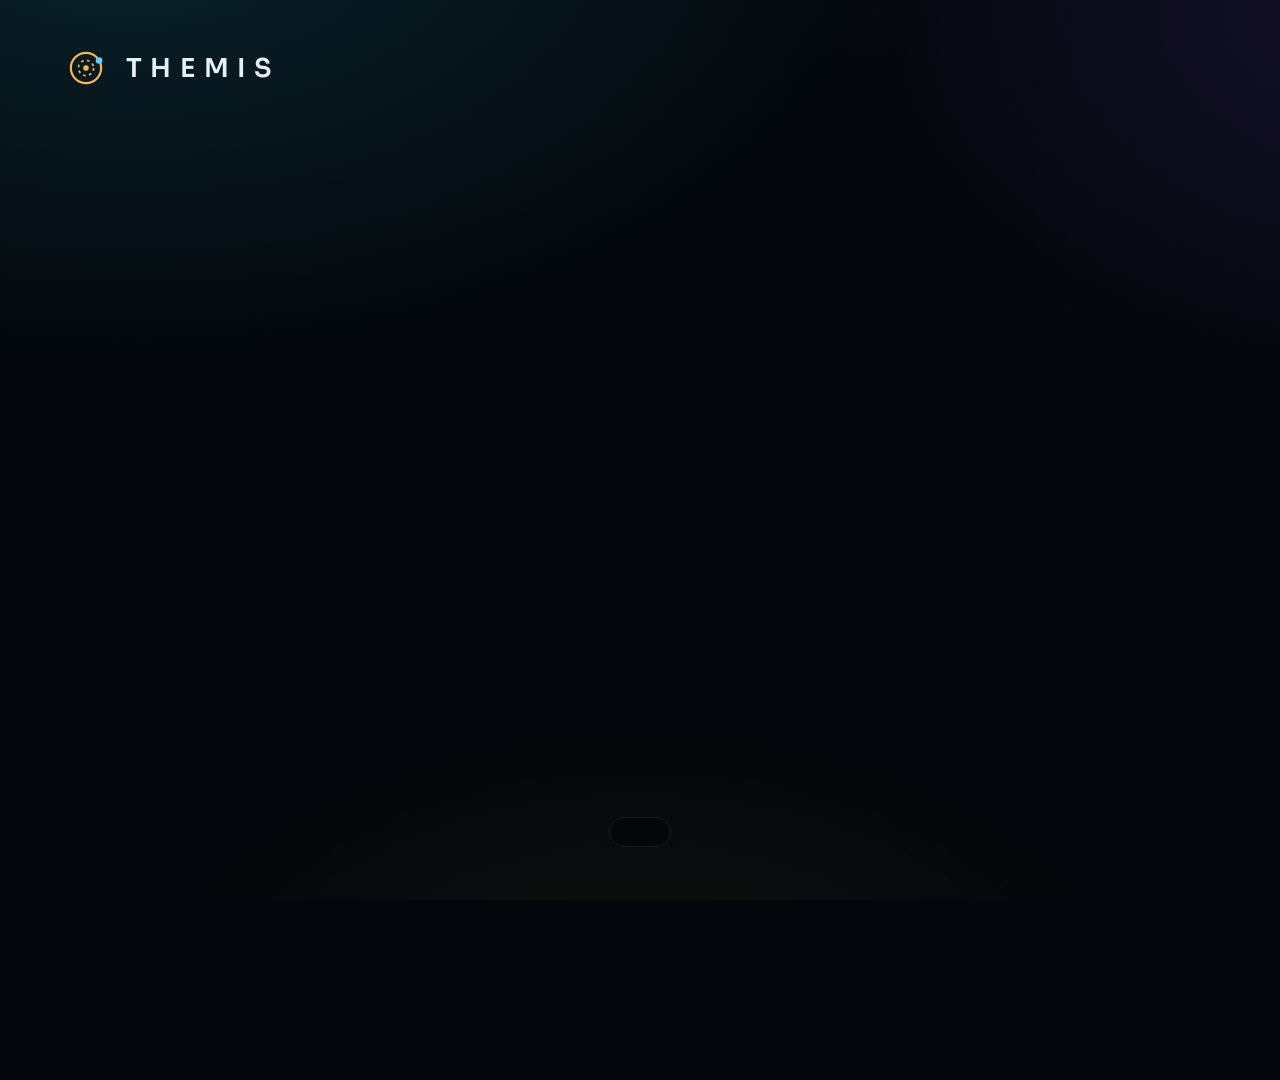
<file: scripts/film_real.html>
<!doctype html>
<meta charset="utf-8">
<title>Themis on a live incident</title>
<style>
@font-face { font-family: "Sora"; font-weight: 200; src: url("../themis/web/fonts/sora-latin-200-normal.woff2"); }
@font-face { font-family: "Sora"; font-weight: 300; src: url("../themis/web/fonts/sora-latin-300-normal.woff2"); }
@font-face { font-family: "Sora"; font-weight: 400; src: url("../themis/web/fonts/sora-latin-400-normal.woff2"); }
@font-face { font-family: "Sora"; font-weight: 600; src: url("../themis/web/fonts/sora-latin-600-normal.woff2"); }
@font-face { font-family: "Mono"; font-weight: 400; src: url("../themis/web/fonts/jetbrains-mono-latin-400-normal.woff2"); }
@font-face { font-family: "Mono"; font-weight: 500; src: url("../themis/web/fonts/jetbrains-mono-latin-500-normal.woff2"); }
:root { --bg: #03060a; --ink: #e6f0f4; --mute: #7c919c; --dim: #3b4b55; --cyan: #58d5ff; --amber: #ffb54a;
        --red: #ff5d6c; --green: #47e6a5; --line: rgba(130, 205, 230, 0.16); }
* { box-sizing: border-box; }
html, body { margin: 0; width: 1920px; height: 1080px; overflow: hidden; background: var(--bg); color: var(--ink);
  font: 300 34px/1.4 "Sora", sans-serif; }
#sky { position: absolute; inset: 0;
  background: radial-gradient(1300px 760px at 10% -10%, rgba(24, 96, 118, 0.32), transparent 62%),
              radial-gradient(1000px 700px at 110% 0%, rgba(112, 70, 210, 0.17), transparent 60%),
              radial-gradient(900px 600px at 50% 120%, rgba(255, 181, 74, 0.07), transparent 60%); }
#grid { position: absolute; inset: 0; opacity: .5;
  background-image: radial-gradient(rgba(130, 205, 230, 0.10) 1px, transparent 1.5px); background-size: 32px 32px; }
#stage { position: absolute; inset: 0; }
#mark { position: absolute; left: 64px; top: 46px; display: flex; gap: 18px; align-items: center;
  font: 600 26px "Sora"; letter-spacing: .32em; }
#mark small { font: 400 18px "Mono"; letter-spacing: .04em; color: var(--mute); }
#clock { position: absolute; right: 64px; top: 44px; font: 500 26px "Mono"; color: var(--mute); text-align: right; }
#clock b { color: var(--amber); font-weight: 500; }
#cap { position: absolute; left: 50%; bottom: 54px; transform: translateX(-50%); max-width: 1500px; text-align: center;
  font: 400 34px/1.35 "Sora"; padding: 14px 30px; border-radius: 14px; background: rgba(3, 6, 10, 0.72);
  box-shadow: 0 0 0 1px rgba(130, 205, 230, 0.10); }
.abs { position: absolute; }
.panel { position: absolute; border-radius: 22px; background: rgba(10, 20, 28, 0.78);
  box-shadow: 0 0 0 1px var(--line), 0 30px 80px rgba(0, 0, 0, 0.45); padding: 34px 40px; }
.label { font: 500 19px "Mono"; letter-spacing: .14em; text-transform: uppercase; color: var(--mute); margin-bottom: 16px; }
.mono { font-family: "Mono"; }
.big { font-weight: 200; font-size: 132px; line-height: 1; letter-spacing: -0.02em; }
.huge { font-weight: 200; font-size: 260px; line-height: 1; letter-spacing: -0.03em; }
.glow-c { color: var(--cyan); text-shadow: 0 0 28px rgba(88, 213, 255, 0.5); }
.glow-a { color: var(--amber); text-shadow: 0 0 30px rgba(255, 181, 74, 0.55); }
.glow-r { color: var(--red); text-shadow: 0 0 26px rgba(255, 93, 108, 0.5); }
.glow-g { color: var(--green); text-shadow: 0 0 26px rgba(71, 230, 165, 0.5); }
.row { display: flex; gap: 18px; align-items: baseline; }
.tool { font: 400 25px/1.45 "Mono"; padding: 10px 0; border-bottom: 1px solid var(--line); white-space: nowrap;
  overflow: hidden; text-overflow: ellipsis; }
.tool .n { color: var(--cyan); }
.tool .o { color: var(--mute); }
.check { display: flex; gap: 22px; align-items: center; font-size: 36px; padding: 16px 0; }
.dot { width: 38px; height: 38px; border-radius: 50%; flex: none; display: grid; place-items: center;
  font: 600 24px "Sora"; color: var(--bg); }
.tile { position: absolute; width: 520px; height: 230px; border-radius: 22px; padding: 30px 34px;
  background: rgba(10, 20, 28, 0.78); box-shadow: 0 0 0 1px var(--line); }
.tile h3 { margin: 18px 0 8px; font: 400 34px/1.2 "Sora"; }
.tile p { margin: 0; color: var(--mute); font-size: 25px; line-height: 1.35; }
.commit { font: 400 26px/1.6 "Mono"; }
.commit .minus { color: var(--red); }
.commit .plus { color: var(--green); }
svg text { font-family: "Sora"; }
</style>
<div id="sky"></div><div id="grid"></div>
<div id="stage"></div>
<div id="mark"><svg width="44" height="44" viewBox="0 0 32 32"><circle cx="16" cy="16" r="11" fill="none" stroke="#ffb54a" stroke-width="1.6"/><circle cx="16" cy="16" r="5.5" fill="none" stroke="#ffb54a" stroke-width="1.2" stroke-dasharray="2 2.4"/><circle cx="16" cy="16" r="2" fill="#ffb54a"/><circle cx="25.5" cy="10.5" r="2.4" fill="#58d5ff"/></svg>THEMIS<small id="sub"></small></div>
<div id="clock"></div>
<div id="cap"></div>
<script>
"use strict";
let D = null;  // the run, from results-real.json, set by init()
let M = [];  // when each sentence of the current scene starts, in seconds, so pictures land with the words
const $ = (id) => document.getElementById(id);
const clamp = (x, a = 0, b = 1) => Math.max(a, Math.min(b, x));
const ease = (x) => { x = clamp(x); return x < 0.5 ? 4 * x * x * x : 1 - Math.pow(-2 * x + 2, 3) / 2; };
const out = (x) => 1 - Math.pow(1 - clamp(x), 3);
const seg = (t, a, b) => clamp((t - a) / (b - a));
const esc = (s) => String(s ?? "").replace(/[&<>"]/g, (c) => ({ "&": "&amp;", "<": "&lt;", ">": "&gt;", '"': "&quot;" })[c]);
const pct = (v) => (v == null ? "n/a" : Math.round(v * 100) + "%");
const mmss = (s) => { s = Math.max(0, Math.round(s)); return String(Math.floor(s / 60)).padStart(2, "0") + ":" + String(s % 60).padStart(2, "0"); };
// an element that fades and rises in at time `at` (seconds into the scene)
const show = (t, at, len = 0.6, rise = 26) => { const p = out(seg(t, at, at + len)); return `opacity:${p};transform:translateY(${(1 - p) * rise}px)`; };
const m = (i, fallback) => (M[i] ?? fallback);
// the first sentences of a long text, as many as fit in about `n` characters
const brief = (text, n) => { let out = ""; for (const x of text.split(/(?<=[.!?])\s+(?=[A-Z])/)) { if (out && (out + " " + x).length > n) break; out += (out ? " " : "") + x; } return out; };
const type = (text, t, at, cps = 38) => esc(text.slice(0, Math.max(0, Math.floor((t - at) * cps))));

window.init = (data) => { D = data; };

// ------------------------------------------------------------------------------------------- the error-rate chart
function chart(t0, t1, upto, opts = {}) {
  // the shop's error rate from the run's timeline, between incident seconds t0 and t1, drawn up to `upto`
  const W = opts.w || 1180, H = opts.h || 560, pad = 70, bottom = 70;
  const pts = D.trial.timeline.filter((p) => p.t >= t0 && p.t <= t1);
  const x = (s) => pad + ((s - t0) / (t1 - t0)) * (W - pad - 20), y = (v) => H - bottom - clamp(v, 0, 0.5) / 0.5 * (H - bottom - 60);
  const colors = { frontend: "#58d5ff", checkout: "#ff5d6c", payments: "#7c6bff" };
  let svg = `<svg width="${W}" height="${H}" viewBox="0 0 ${W} ${H}">`;
  for (const v of [0, 0.1, 0.2, 0.3, 0.4, 0.5]) {
    svg += `<line x1="${pad}" x2="${W - 20}" y1="${y(v)}" y2="${y(v)}" stroke="rgba(130,205,230,0.10)"/>`;
    svg += `<text x="${pad - 16}" y="${y(v) + 8}" fill="#7c919c" font-size="22" text-anchor="end" font-family="Mono">${v * 100}%</text>`;
  }
  svg += `<line x1="${pad}" x2="${W - 20}" y1="${y(0.05)}" y2="${y(0.05)}" stroke="#ffb54a" stroke-dasharray="6 8" opacity=".55"/>`;
  svg += `<text x="${W - 24}" y="${y(0.05) - 12}" fill="#ffb54a" font-size="20" text-anchor="end" opacity=".8">page above 5% for 2 minutes</text>`;
  for (const m of opts.marks || []) {
    if (m.t < t0 || m.t > upto) continue;
    svg += `<line x1="${x(m.t)}" x2="${x(m.t)}" y1="40" y2="${H - bottom}" stroke="${m.c}" stroke-width="2" stroke-dasharray="3 6"/>`;
    svg += `<text x="${x(m.t) + 10}" y="58" fill="${m.c}" font-size="22">${esc(m.label)}</text>`;
  }
  for (const svc of ["payments", "frontend", "checkout"]) {
    const vis = pts.filter((p) => p.t <= upto && p[svc] != null);
    if (vis.length < 2) continue;
    const d = vis.map((p, i) => (i ? "L" : "M") + x(p.t).toFixed(1) + " " + y(p[svc]).toFixed(1)).join(" ");
    svg += `<path d="${d}" fill="none" stroke="${colors[svc]}" stroke-width="4" stroke-linejoin="round" style="filter:drop-shadow(0 0 8px ${colors[svc]})"/>`;
    const last = vis[vis.length - 1];
    svg += `<circle cx="${x(last.t)}" cy="${y(last[svc])}" r="7" fill="${colors[svc]}"/>`;
  }
  ["frontend", "checkout", "payments"].forEach((svc, i) => {
    const vis = pts.filter((p) => p.t <= upto && p[svc] != null), now = vis.length ? vis[vis.length - 1][svc] : null;
    const lx = pad + 20 + i * 250;
    svg += `<rect x="${lx}" y="${H - 30}" width="22" height="6" rx="3" fill="${colors[svc]}"/>`;
    svg += `<text x="${lx + 32}" y="${H - 20}" fill="${colors[svc]}" font-size="24">${svc} ${now == null ? "" : pct(now)}</text>`;
  });
  return svg + "</svg>";
}

// ------------------------------------------------------------------------------------------- scenes
const S = {};

S.hook = (t, d) => `
  <div class="abs" style="left:0;right:0;top:250px;text-align:center;${show(t, 0.2, 0.9)}">
    <div class="huge glow-a mono" style="font-weight:400">02:00</div></div>
  <div class="abs" style="left:0;right:0;top:560px;text-align:center;font-size:54px;${show(t, m(1, d * 0.18))}">A bad release just shipped.</div>
  <div class="abs" style="left:0;right:0;top:650px;text-align:center;font-size:54px;color:var(--mute);${show(t, m(3, d * 0.52))}">
    Tonight the engineer on call is an <span class="glow-c">AI agent</span>.</div>
  <div class="abs" style="left:0;right:0;top:740px;text-align:center;font-size:54px;color:var(--mute);${show(t, m(3, d * 0.6) + 2.4)}">
    And <span class="glow-a">Themis</span> is watching the agent.</div>`;

S.lab = (t, d) => {
  // boxes appear in the order the narration names them
  const box = (x, y, w, h, title, sub, color, at) => `
    <g style="${show(t, at, 0.7, 18)}"><rect x="${x}" y="${y}" width="${w}" height="${h}" rx="18" fill="rgba(10,20,28,0.85)"
      stroke="${color}" stroke-opacity=".7" stroke-width="2"/>
    <text x="${x + 26}" y="${y + 46}" fill="#e6f0f4" font-size="30" font-weight="400">${title}</text>
    <text x="${x + 26}" y="${y + 84}" fill="#7c919c" font-size="22" font-family="Mono">${sub}</text></g>`;
  const flow = (x1, y1, x2, y2, color, at, phase = 0) => {
    if (t < at) return "";
    let s = `<line x1="${x1}" y1="${y1}" x2="${x2}" y2="${y2}" stroke="${color}" stroke-opacity=".35" stroke-width="2"/>`;
    for (let k = 0; k < 3; k++) {
      const f = ((t - at) * 0.55 + k / 3 + phase) % 1;
      s += `<circle cx="${x1 + (x2 - x1) * f}" cy="${y1 + (y2 - y1) * f}" r="6" fill="${color}" style="filter:drop-shadow(0 0 6px ${color})"/>`;
    }
    return s;
  };
  const a = (k) => ({ 0.12: m(0, 0) + 1.2, 0.25: m(1, 0) + 1.6, 0.29: m(1, 0) + 2.2, 0.33: m(1, 0) + 3.2, 0.36: m(1, 0) + 3.6,
    0.43: m(2, 0), 0.55: m(3, 0), 0.58: m(3, 0) + 0.6, 0.68: m(4, 0), 0.80: m(4, 0) + 2.6, 0.84: m(4, 0) + 3.2, 0.88: m(4, 0) + 3.6 })[k] ?? d * k;
  return `<svg class="abs" style="left:0;top:0" width="1920" height="1080">
    <g style="${show(t, a(0.12), 0.8, 0)}"><rect x="470" y="190" width="980" height="420" rx="30" fill="rgba(88,213,255,0.03)"
      stroke="rgba(88,213,255,0.35)" stroke-dasharray="10 10"/>
      <text x="500" y="236" fill="#58d5ff" font-size="24" font-family="Mono">kind cluster, on a GitHub runner</text></g>
    ${box(520, 300, 260, 110, "frontend", "3 pods", "#58d5ff", a(0.25))}
    ${box(830, 300, 260, 110, "checkout", "3 pods", "#58d5ff", a(0.29))}
    ${box(1140, 300, 260, 110, "payments", "2 pods", "#58d5ff", a(0.33))}
    ${flow(780, 355, 830, 355, "#58d5ff", a(0.36))}${flow(1090, 355, 1140, 355, "#58d5ff", a(0.36), 0.3)}
    ${box(520, 460, 880, 110, "Prometheus, Loki, Tempo", "metrics, logs and traces of every request", "#7c6bff", a(0.43))}
    ${box(90, 300, 300, 110, "Git", "the shop's config", "#47e6a5", a(0.55))}
    ${flow(390, 355, 520, 355, "#47e6a5", a(0.58))}
    ${box(470, 770, 420, 120, "On-call agent", "Claude Haiku", "#58d5ff", a(0.68))}
    ${box(1030, 770, 420, 120, "Themis", "checks every action first", "#ffb54a", a(0.80))}
    ${flow(890, 830, 1030, 830, "#ffb54a", a(0.84))}${flow(1240, 770, 1100, 610, "#ffb54a", a(0.88))}
  </svg>`;
};

S.fault = (t, d) => {
  const tr = D.trial, ev = tr.events, page = ev.page;
  const pageAt = m(3, d * 0.8) + 2.2;
  const upto = seg(t, m(1, d * 0.22), pageAt) * page;
  const c = D.commit;
  return `
  <div class="panel" style="left:64px;top:170px;width:560px;${show(t, 0.3)}">
    <div class="label">New commit in Git</div>
    <div class="commit"><span class="glow-a">${esc(c.hash)}</span> by <b style="font-weight:400">release-bot</b><br>
      ${esc(c.subject)}<br><br>
      <span class="minus">- image: argus-demo/shop:1.3.2</span><br><span class="plus">+ image: argus-demo/shop:1.4.0</span></div>
  </div>
  <div class="panel" style="left:64px;top:560px;width:560px;${show(t, pageAt, 0.5)}">
    <div class="label glow-r" style="color:var(--red)">Prometheus is paging</div>
    <div style="font-size:38px;line-height:1.25">${esc(tr.page.alertname)}<br><span style="color:var(--mute);font-size:30px">${esc(tr.page.summary)}</span></div>
  </div>
  <div class="panel" style="left:680px;top:170px;width:1176px;height:700px;padding:24px 10px;${show(t, m(1, d * 0.12) - 0.4)}">
    <div class="label" style="margin-left:30px">Share of requests failing, live from Prometheus</div>
    ${chart(0, page + 5, upto, { w: 1150, h: 610, marks: [{ t: 0, label: "release applied", c: "#ffb54a" }] })}
  </div>`;
};

S.investigate = (t, d) => {
  const a = D.trial.agent, tools = D.tools;
  const t0 = m(0, 0.6) + 1.5, t1 = m(3, d * 0.62) - 0.4, step = (t1 - t0) / Math.max(1, tools.length);
  const rows = tools.map((o, i) => `<div class="tool" style="${show(t, t0 + i * step, 0.4, 12)}">
      <span class="n">${esc(o.tool)}</span><span class="o">(${esc(o.args)})</span> <span class="o">→ ${esc(o.out)}</span></div>`).join("");
  const found = a.analysis ? a.analysis.summary : "";
  return `
  <div class="panel" style="left:64px;top:150px;width:1140px;height:760px">
    <div class="label">What the agent looked at <span style="float:right" class="glow-c">${tools.length} tool calls</span></div>${rows}</div>
  <div class="panel" style="left:1240px;top:150px;width:616px;height:760px;${show(t, m(3, d * 0.66))}">
    <div class="label">What it found</div>
    <div style="font-size:34px;line-height:1.35">${type(found, t, m(3, d * 0.68) + 0.4, 34)}</div>
    ${a.analysis && a.analysis.likely_cause ? `<div style="margin-top:34px;color:var(--mute);font-size:28px;${show(t, d - 2.2)}">Likely cause:<br><span class="glow-a">${esc(a.analysis.likely_cause)}</span></div>` : ""}
  </div>`;
};

S.gate = (t, d) => {
  const p = D.trial.agent.proposed || {}, args = Object.entries(p.arguments || {}).map(([k, v]) => `${k} ${v}`).join(", ");
  const checks = [
    ["On the agent's allow-list in Themis", "yes"],
    ["Agent trusted to act on its own", D.autonomy || "autonomous"],
    ["Nothing it needs is quarantined", "clear"],
  ];
  const rows = checks.map(([q, a], i) => {
    const at = m(2, d * 0.34) + 0.3 + i * 2.1, on = t > at;
    return `<div class="check" style="${show(t, at - 0.3, 0.4, 10)}"><div class="dot" style="background:${on ? "var(--green)" : "var(--dim)"};box-shadow:${on ? "0 0 18px rgba(71,230,165,.7)" : "none"}">✓</div>
      <div>${q}<br><span style="color:var(--mute);font-size:26px" class="mono">${esc(a)}</span></div></div>`;
  }).join("");
  const go = t > m(3, d * 0.72);
  return `
  <div class="panel" style="left:64px;top:170px;width:820px;${show(t, 0.2)}">
    <div class="label">The agent decides</div>
    <div class="mono glow-c" style="font-size:40px">${esc(p.action)}</div>
    <div class="mono" style="font-size:28px;color:var(--mute);margin:6px 0 22px">${esc(args)}</div>
    <div style="font-size:30px">${type(brief(p.rationale || "", 190), t, 0.6, 40)}</div></div>
  <div class="panel" style="left:940px;top:170px;width:916px;height:620px;${show(t, m(1, d * 0.24))}">
    <div class="label glow-a" style="color:var(--amber)">Themis checks it first</div>${rows}
    <div class="big ${go ? "glow-g" : ""}" style="margin-top:28px;font-size:96px;${show(t, m(3, d * 0.72), 0.4)}">Allowed</div></div>
  <div class="panel" style="left:64px;top:560px;width:820px;${show(t, m(3, d * 0.82) + 1.4)}">
    <div class="label">In Git, then on the cluster</div>
    <div class="commit"><span class="glow-g">oncall-agent</span>: Revert "${esc(D.commit.subject)}"<br><span style="color:var(--mute)">kubectl apply -k gitops</span></div></div>`;
};

S.recovery = (t, d) => {
  const ev = D.trial.events, end = ev.end;
  const upto = ev.page + seg(t, 0.3, m(1, d * 0.7) + 0.6) * (end - ev.page);
  const marks = [
    { t: ev.page, label: "page", c: "#ff5d6c" },
    { t: ev.agent_end, label: "fix applied", c: "#47e6a5" },
  ];
  if (ev.healthy) marks.push({ t: ev.healthy, label: "healthy", c: "#58d5ff" });
  const after = D.trial.recovered_s;
  return `
  <div class="panel" style="left:64px;top:170px;width:1240px;height:700px;padding:24px 10px">
    <div class="label" style="margin-left:30px">Share of requests failing, from the page to the end</div>
    ${chart(Math.max(0, ev.page - 20), end + 2, upto, { w: 1215, h: 610, marks })}</div>
  <div class="panel" style="left:1340px;top:170px;width:516px;${show(t, m(1, d * 0.62))}">
    <div class="label">Healthy again</div>
    <div class="big glow-g">${after == null ? "n/a" : Math.round(after) + "s"}</div>
    <div style="color:var(--mute);font-size:28px;margin-top:10px">after the page</div></div>
  <div class="panel" style="left:1340px;top:560px;width:516px;${show(t, m(2, d * 0.8))}">
    <div class="check" style="padding:0"><div class="dot" style="background:var(--green)">✓</div><div style="font-size:30px">Git and the cluster agree</div></div></div>`;
};

S.cost = (t, d) => {
  const a = D.trial.agent, tok = (a.input_tokens || 0) + (a.output_tokens || 0);
  const stat = (x, label, value, cls, at) => `<div class="abs" style="left:${x}px;top:330px;width:560px;${show(t, at)}">
      <div class="big ${cls}">${value}</div><div style="color:var(--mute);margin-top:18px">${label}</div></div>`;
  return stat(120, "model calls", a.model_calls, "glow-c", m(0, 0) + 1.2) +
    stat(700, "tokens", tok.toLocaleString("en-US"), "glow-c", m(0, 0) + 2.6) +
    stat(1320, "for the whole incident", "$" + (D.trial.cost || 0).toFixed(4), "glow-a", m(1, d * 0.5)) +
    `<div class="abs" style="left:120px;top:640px;font-size:40px;color:var(--mute);${show(t, m(1, d * 0.5) + 0.8)}">
       Claude Haiku, list price. Less than a cent.</div>`;
};

S.why = (t, d) => {
  const pillars = [
    ["Error budgets", "for every agent, like any other service"],
    ["Trust is earned", "and taken away on its own when an agent misbehaves"],
    ["A person says go", "before anything risky runs"],
    ["Root cause", "which agent, model or tool broke it"],
  ];
  const tiles = pillars.map(([h, p], i) => `<div class="tile" style="left:${64 + i * 456}px;top:560px;width:430px;height:260px;${show(t, m(4 + i, d * (0.48 + i * 0.1)))}">
      <div class="label glow-a" style="color:var(--amber)">${i + 1}</div><h3>${h}</h3><p>${p}</p></div>`).join("");
  return `
  <div class="abs" style="left:64px;top:190px;font-size:64px;line-height:1.2;${show(t, m(1, 0.2))}">AI agents are starting to run production.</div>
  <div class="abs" style="left:64px;top:300px;font-size:64px;line-height:1.2;color:var(--mute);${show(t, m(2, d * 0.2))}">
    So who is on call <span class="glow-a">for the agents</span>?</div>
  <div class="abs" style="left:64px;top:430px;font-size:40px;${show(t, m(3, d * 0.36))}"><span class="glow-a" style="font-weight:600;letter-spacing:.2em">THEMIS</span>
    <span style="color:var(--mute)">SRE for agent fleets</span></div>${tiles}`;
};

S.where = (t, d) => {
  // the tiles land as the narration names them: one intro sentence, then one sentence per tile
  const uses = [
    ["Platform teams", "dozens of agents, each with its own targets"],
    ["Banks and hospitals", "an audit trail and a human sign-off"],
    ["On-call teams", "agents that fix incidents, on a short leash"],
    ["Finance teams", "token spend kept inside a budget"],
    ["Security teams", "an agent tricked by a poisoned log line, stopped"],
  ];
  const at = uses.map((_, i) => m(1 + i, d * (0.12 + i * 0.16)));
  const tiles = uses.map(([h, p], i) => {
    const x = i < 3 ? 64 + i * 608 : 368 + (i - 3) * 608, y = i < 3 ? 260 : 550;
    return `<div class="tile" style="left:${x}px;top:${y}px;width:580px;${show(t, at[i])}">
      <div class="label glow-c">${String(i + 1).padStart(2, "0")}</div><h3>${h}</h3><p>${p}</p></div>`;
  }).join("");
  return `<div class="abs" style="left:64px;top:150px;font-size:56px;${show(t, 0.1)}">Where it goes next</div>${tiles}`;
};

S.close = (t, d) => {
  const r = 150 + 10 * Math.sin(t * 1.4), ang = t * 0.9;
  return `<svg class="abs" style="left:710px;top:110px" width="500" height="500" viewBox="-300 -300 600 600">
      <circle r="${r + 70}" fill="none" stroke="#ffb54a" stroke-width="3" opacity=".8" style="filter:drop-shadow(0 0 14px #ffb54a)"/>
      <circle r="${r - 10}" fill="none" stroke="#ffb54a" stroke-width="2" stroke-dasharray="8 12" opacity=".7" transform="rotate(${-t * 20})"/>
      <circle r="16" fill="#ffb54a" style="filter:drop-shadow(0 0 16px #ffb54a)"/>
      <circle cx="${(r + 70) * Math.cos(ang)}" cy="${(r + 70) * Math.sin(ang)}" r="18" fill="#58d5ff" style="filter:drop-shadow(0 0 14px #58d5ff)"/>
    </svg>
    <div class="abs" style="left:0;right:0;top:620px;text-align:center;font:600 120px 'Sora';letter-spacing:.3em;${show(t, m(1, 0.3), 0.9)}">THEMIS</div>
    <div class="abs" style="left:0;right:0;top:770px;text-align:center;font-size:44px;color:var(--mute);${show(t, m(1, d * 0.3) + 0.9)}">SRE for agent fleets</div>
    <div class="abs mono" style="left:0;right:0;top:850px;text-align:center;font-size:28px;color:var(--cyan);${show(t, m(1, d * 0.5) + 1.8)}">github.com/debanjan0212/themis-agent-sre</div>`;
};

// one frame: scene `name` at `t` of `d` seconds, with the caption that is being spoken
window.frame = (name, t, d, caption, clock, starts) => {
  M = starts || [];
  $("stage").innerHTML = S[name](t, d);
  $("cap").textContent = caption || "";
  $("cap").style.display = caption ? "block" : "none";
  $("clock").innerHTML = clock || "";
  $("sub").textContent = D.sub || "";
};
</script>
</file>
